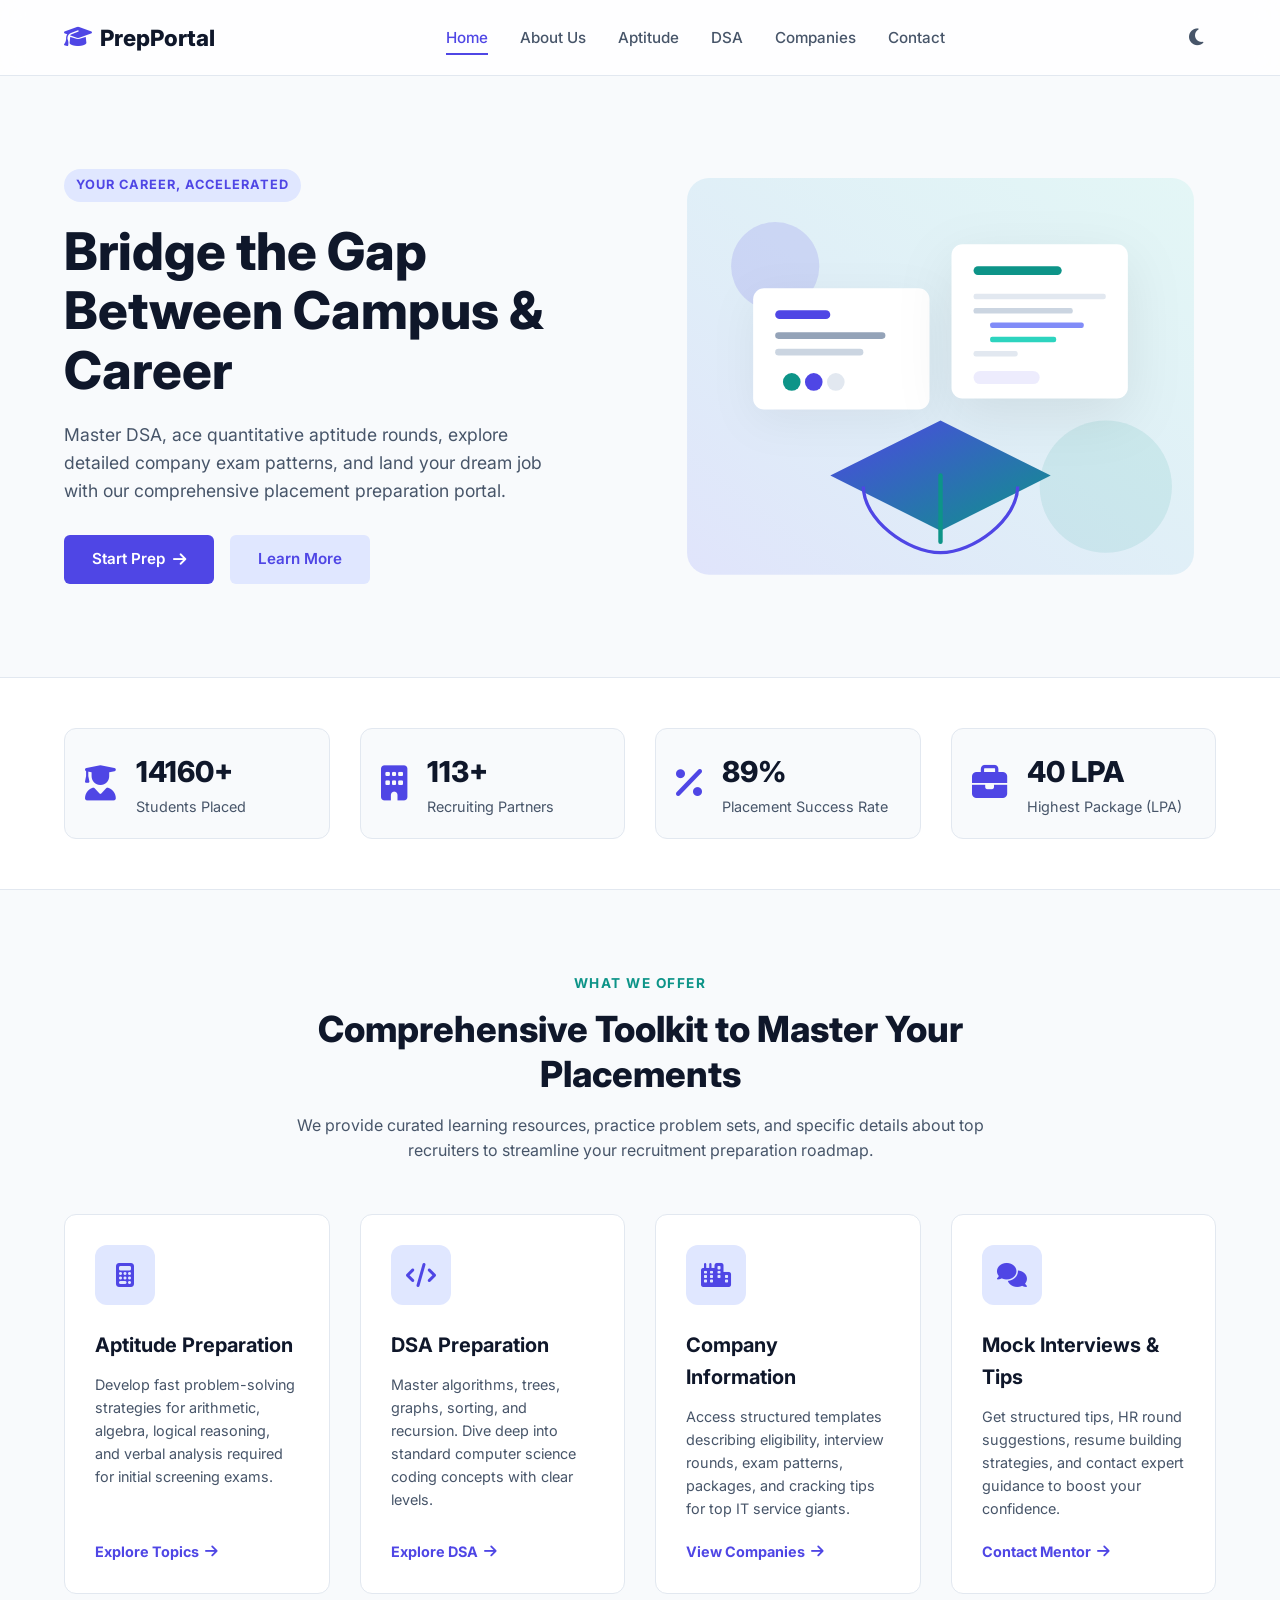
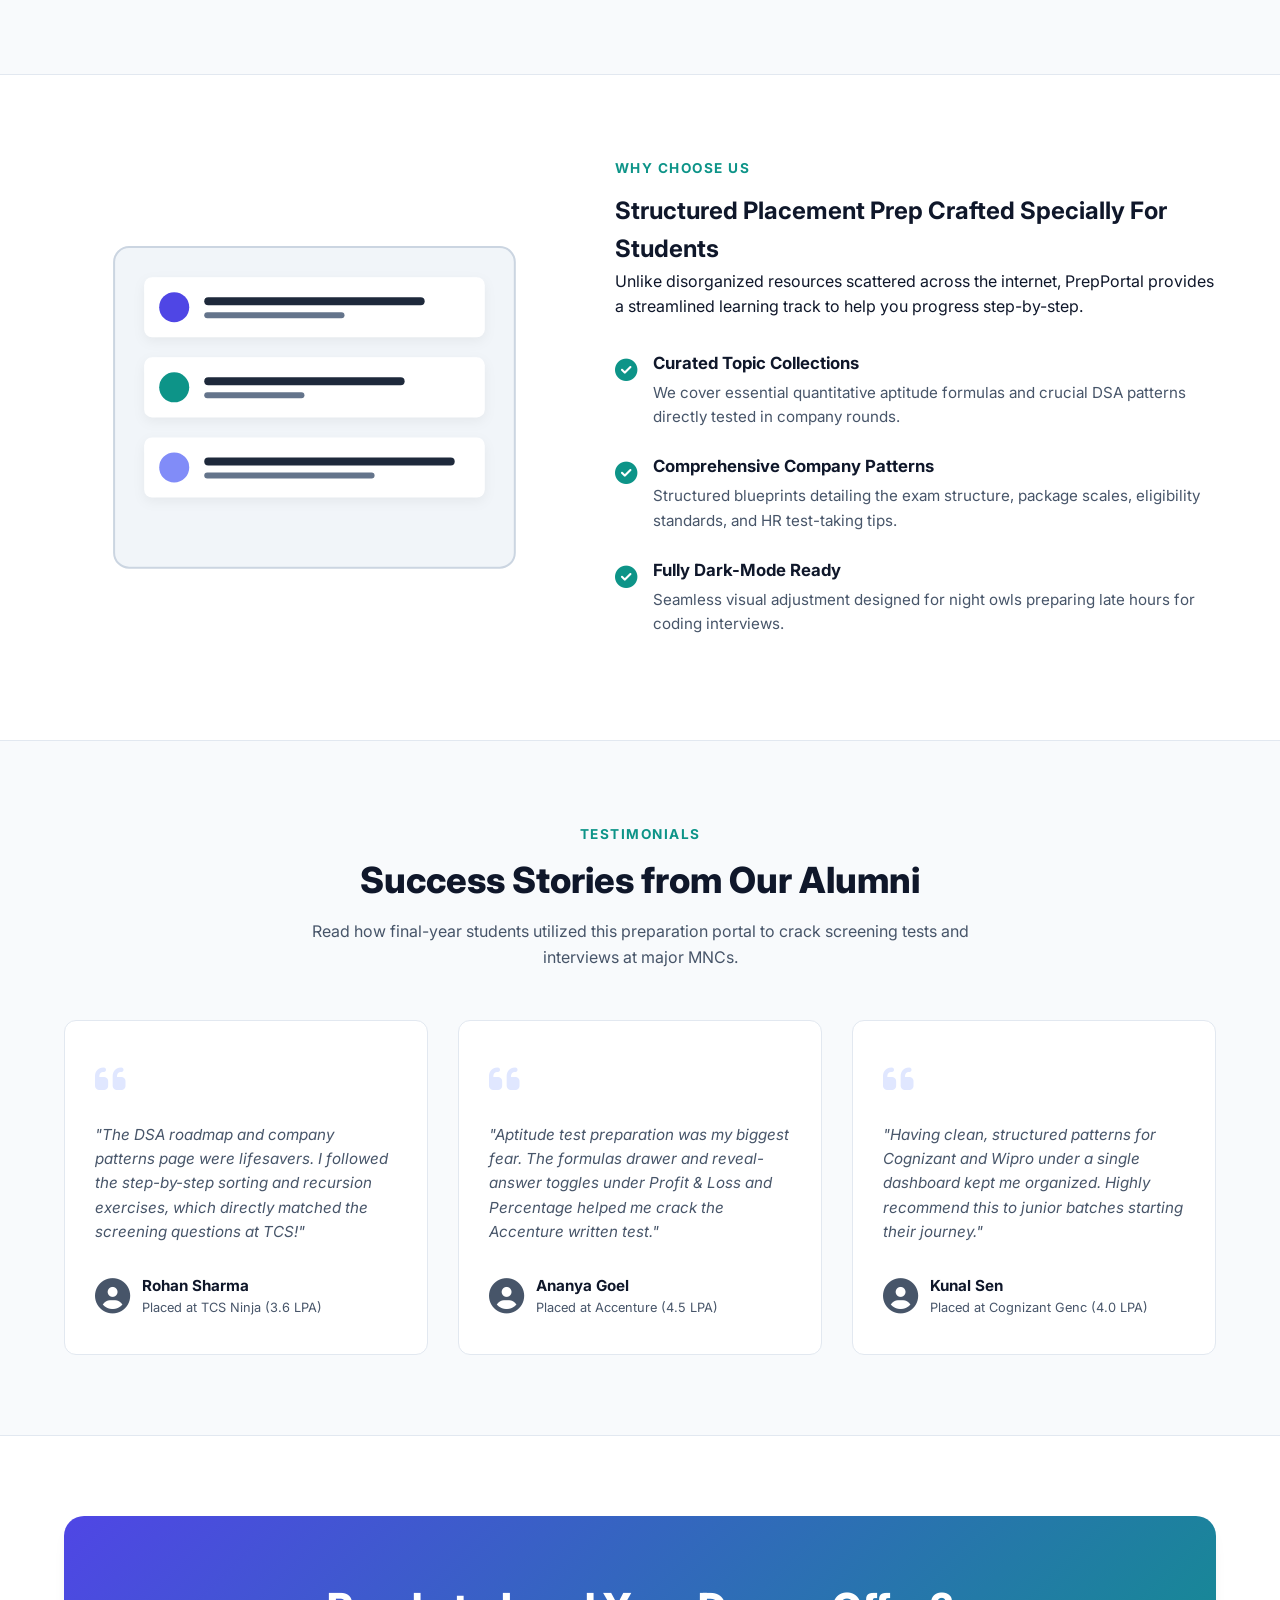
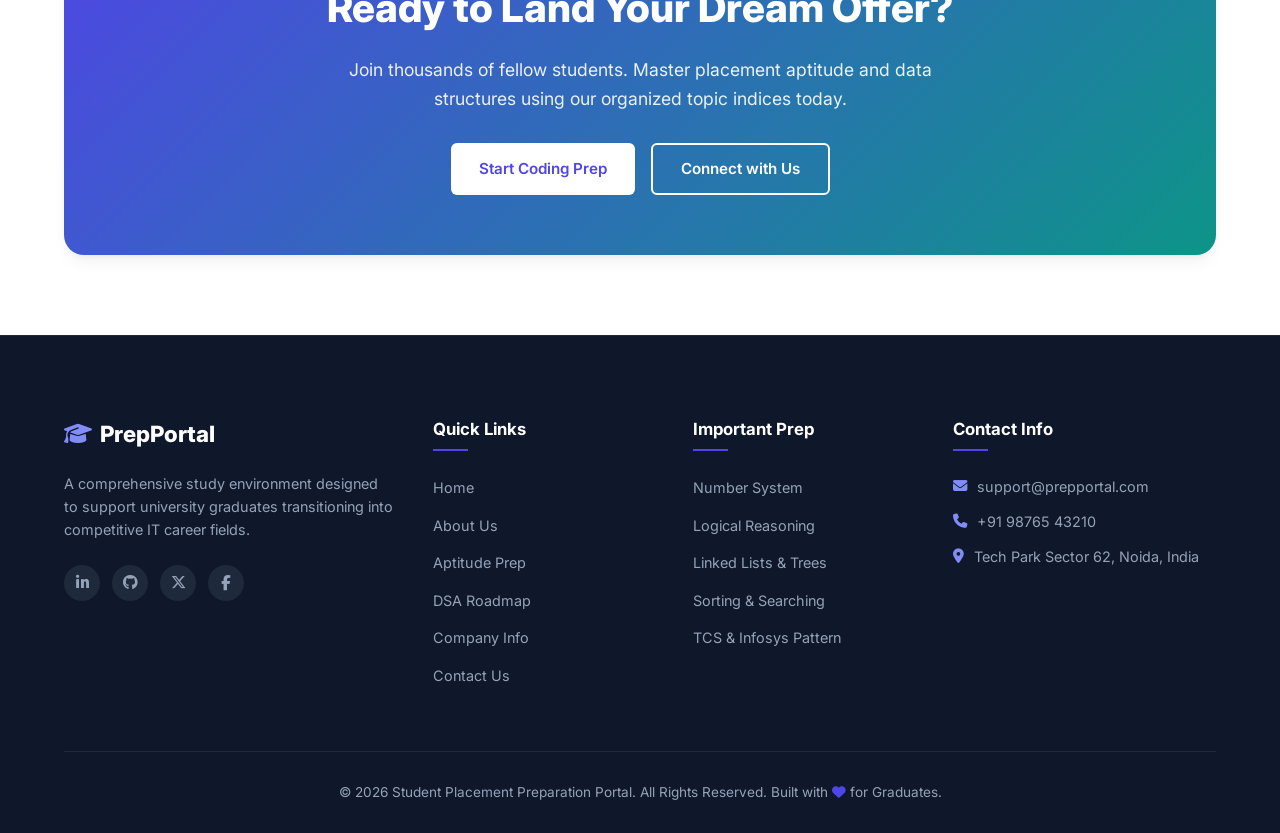
<file: index.html>
<!DOCTYPE html>
<html lang="en">
<head>
    <meta charset="UTF-8">
    <meta name="viewport" content="width=device-width, initial-scale=1.0">
    <title>Home | Student Placement Preparation Portal</title>
    <!-- Google Fonts for modern typography -->
    <link rel="preconnect" href="https://fonts.googleapis.com">
    <link rel="preconnect" href="https://fonts.gstatic.com" crossorigin>
    <link href="https://fonts.googleapis.com/css2?family=Inter:wght@300;400;500;600;700;800&display=swap" rel="stylesheet">
    <!-- FontAwesome for professional icons -->
    <link rel="stylesheet" href="https://cdnjs.cloudflare.com/ajax/libs/font-awesome/6.4.0/css/all.min.css">
    <!-- Custom stylesheet connection -->
    <link rel="stylesheet" href="css/style.css">
</head>
<body>

    <!-- Sticky Navigation Bar -->
    <header class="navbar">
        <div class="nav-container">
            <a href="index.html" class="logo">
                <i class="fa-solid fa-graduation-cap"></i> PrepPortal
            </a>
            
            <!-- Mobile Menu Toggle Button -->
            <button class="mobile-toggle" aria-label="Toggle Navigation Menu" id="mobile-toggle">
                <i class="fa-solid fa-bars"></i>
            </button>

            <!-- Navigation Links -->
            <nav class="nav-menu" id="nav-menu">
                <ul>
                    <li><a href="index.html" class="active">Home</a></li>
                    <li><a href="about.html">About Us</a></li>
                    <li><a href="aptitude.html">Aptitude</a></li>
                    <li><a href="dsa.html">DSA</a></li>
                    <li><a href="companies.html">Companies</a></li>
                    <li><a href="contact.html">Contact</a></li>
                </ul>
            </nav>

            <!-- Action Buttons: Theme Toggle -->
            <div class="nav-actions">
                <button id="theme-toggle" class="theme-btn" title="Toggle Dark/Light Mode">
                    <i class="fa-solid fa-moon"></i>
                </button>
            </div>
        </div>
    </header>

    <!-- Hero Section -->
    <section class="hero-section">
        <div class="hero-container">
            <div class="hero-content">
                <span class="hero-badge">Your Career, Accelerated</span>
                <h1>Bridge the Gap Between Campus &amp; Career</h1>
                <p>Master DSA, ace quantitative aptitude rounds, explore detailed company exam patterns, and land your dream job with our comprehensive placement preparation portal.</p>
                <div class="hero-buttons">
                    <a href="aptitude.html" class="btn btn-primary">Start Prep <i class="fa-solid fa-arrow-right"></i></a>
                    <a href="about.html" class="btn btn-secondary">Learn More</a>
                </div>
            </div>
            <div class="hero-image">
                <!-- SVG Vector Illustration for a premium, lightweight load -->
                <svg viewBox="0 0 500 400" width="100%" height="100%" xmlns="http://www.w3.org/2000/svg">
                    <defs>
                        <linearGradient id="grad1" x1="0%" y1="0%" x2="100%" y2="100%">
                            <stop offset="0%" style="stop-color:#4f46e5;stop-opacity:1" />
                            <stop offset="100%" style="stop-color:#0d9488;stop-opacity:1" />
                        </linearGradient>
                        <linearGradient id="grad2" x1="0%" y1="100%" x2="100%" y2="0%">
                            <stop offset="0%" style="stop-color:#818cf8;stop-opacity:0.2" />
                            <stop offset="100%" style="stop-color:#2dd4bf;stop-opacity:0.1" />
                        </linearGradient>
                    </defs>
                    <!-- Background Grid Shape -->
                    <rect x="20" y="20" width="460" height="360" rx="20" fill="url(#grad2)" />
                    <!-- Circle Ornaments -->
                    <circle cx="100" cy="100" r="40" fill="#4f46e5" opacity="0.15" />
                    <circle cx="400" cy="300" r="60" fill="#0d9488" opacity="0.1" />
                    <!-- Visual Dashboard Card 1 -->
                    <rect x="80" y="120" width="160" height="110" rx="10" fill="var(--card-bg, #ffffff)" filter="drop-shadow(0px 10px 20px rgba(0,0,0,0.05))" />
                    <rect x="100" y="140" width="50" height="8" rx="4" fill="#4f46e5" />
                    <rect x="100" y="160" width="100" height="6" rx="3" fill="#94a3b8" />
                    <rect x="100" y="175" width="80" height="6" rx="3" fill="#cbd5e1" />
                    <circle cx="115" cy="205" r="8" fill="#0d9488" />
                    <circle cx="135" cy="205" r="8" fill="#4f46e5" />
                    <circle cx="155" cy="205" r="8" fill="#e2e8f0" />
                    <!-- Visual Dashboard Card 2 (DSA Progress) -->
                    <rect x="260" y="80" width="160" height="140" rx="10" fill="var(--card-bg, #ffffff)" filter="drop-shadow(0px 15px 25px rgba(0,0,0,0.08))" />
                    <rect x="280" y="100" width="80" height="8" rx="4" fill="#0d9488" />
                    <!-- Coding block mockup -->
                    <rect x="280" y="125" width="120" height="5" rx="2" fill="#e2e8f0" />
                    <rect x="280" y="138" width="90" height="5" rx="2" fill="#cbd5e1" />
                    <rect x="295" y="151" width="85" height="5" rx="2" fill="#818cf8" />
                    <rect x="295" y="164" width="60" height="5" rx="2" fill="#2dd4bf" />
                    <rect x="280" y="177" width="40" height="5" rx="2" fill="#e2e8f0" />
                    <rect x="280" y="195" width="60" height="12" rx="6" fill="#4f46e5" opacity="0.1" />
                    <!-- Student Cap Mascot Outline overlay -->
                    <path d="M250 240 L350 290 L250 340 L150 290 Z" fill="url(#grad1)" />
                    <path d="M250 290 L250 350" stroke="#0d9488" stroke-width="4" stroke-linecap="round" />
                    <path d="M320 300 C320 330, 280 360, 250 360 C220 360, 180 330, 180 300" stroke="#4f46e5" stroke-width="3" fill="none" />
                </svg>
            </div>
        </div>
    </section>

    <!-- Placement Statistics Section -->
    <section class="stats-section">
        <div class="container">
            <div class="stats-grid">
                <!-- Stat Card 1 -->
                <div class="stat-card">
                    <div class="stat-icon"><i class="fa-solid fa-user-graduate"></i></div>
                    <div class="stat-info">
                        <h3 class="counter" data-target="15000">0</h3>
                        <p>Students Placed</p>
                    </div>
                </div>
                <!-- Stat Card 2 -->
                <div class="stat-card">
                    <div class="stat-icon"><i class="fa-solid fa-building"></i></div>
                    <div class="stat-info">
                        <h3 class="counter" data-target="120">0</h3>
                        <p>Recruiting Partners</p>
                    </div>
                </div>
                <!-- Stat Card 3 -->
                <div class="stat-card">
                    <div class="stat-icon"><i class="fa-solid fa-percent"></i></div>
                    <div class="stat-info">
                        <h3 class="counter" data-target="95">0</h3>
                        <p>Placement Success Rate</p>
                    </div>
                </div>
                <!-- Stat Card 4 -->
                <div class="stat-card">
                    <div class="stat-icon"><i class="fa-solid fa-briefcase"></i></div>
                    <div class="stat-info">
                        <h3 class="counter" data-target="42">0</h3>
                        <p>Highest Package (LPA)</p>
                    </div>
                </div>
            </div>
        </div>
    </section>

    <!-- Website Introduction & Features Section -->
    <section class="features-section">
        <div class="container">
            <div class="section-header">
                <span class="sub-title">What We Offer</span>
                <h2>Comprehensive Toolkit to Master Your Placements</h2>
                <p>We provide curated learning resources, practice problem sets, and specific details about top recruiters to streamline your recruitment preparation roadmap.</p>
            </div>

            <div class="features-grid">
                <!-- Feature 1 -->
                <div class="feature-card">
                    <div class="feature-icon"><i class="fa-solid fa-calculator"></i></div>
                    <h3>Aptitude Preparation</h3>
                    <p>Develop fast problem-solving strategies for arithmetic, algebra, logical reasoning, and verbal analysis required for initial screening exams.</p>
                    <a href="aptitude.html" class="feature-link">Explore Topics <i class="fa-solid fa-arrow-right"></i></a>
                </div>

                <!-- Feature 2 -->
                <div class="feature-card">
                    <div class="feature-icon"><i class="fa-solid fa-code"></i></div>
                    <h3>DSA Preparation</h3>
                    <p>Master algorithms, trees, graphs, sorting, and recursion. Dive deep into standard computer science coding concepts with clear levels.</p>
                    <a href="dsa.html" class="feature-link">Explore DSA <i class="fa-solid fa-arrow-right"></i></a>
                </div>

                <!-- Feature 3 -->
                <div class="feature-card">
                    <div class="feature-icon"><i class="fa-solid fa-city"></i></div>
                    <h3>Company Information</h3>
                    <p>Access structured templates describing eligibility, interview rounds, exam patterns, packages, and cracking tips for top IT service giants.</p>
                    <a href="companies.html" class="feature-link">View Companies <i class="fa-solid fa-arrow-right"></i></a>
                </div>

                <!-- Feature 4 -->
                <div class="feature-card">
                    <div class="feature-icon"><i class="fa-solid fa-comments"></i></div>
                    <h3>Mock Interviews &amp; Tips</h3>
                    <p>Get structured tips, HR round suggestions, resume building strategies, and contact expert guidance to boost your confidence.</p>
                    <a href="contact.html" class="feature-link">Contact Mentor <i class="fa-solid fa-arrow-right"></i></a>
                </div>
            </div>
        </div>
    </section>

    <!-- Why Choose This Portal Section -->
    <section class="why-choose-section">
        <div class="container">
            <div class="why-grid">
                <div class="why-image">
                    <svg viewBox="0 0 500 420" width="100%" height="100%" xmlns="http://www.w3.org/2000/svg">
                        <defs>
                            <linearGradient id="whyGrad" x1="0%" y1="0%" x2="100%" y2="100%">
                                <stop offset="0%" style="stop-color:#4f46e5;stop-opacity:0.8" />
                                <stop offset="100%" style="stop-color:#0d9488;stop-opacity:0.8" />
                            </linearGradient>
                        </defs>
                        <!-- Grid layout representation -->
                        <rect x="50" y="50" width="400" height="320" rx="15" fill="#f1f5f9" stroke="#cbd5e1" stroke-width="2" />
                        <!-- Dark theme version overlay elements for illustration -->
                        <rect x="80" y="80" width="340" height="60" rx="8" fill="#ffffff" filter="drop-shadow(0 4px 6px rgba(0,0,0,0.05))" />
                        <circle cx="110" cy="110" r="15" fill="#4f46e5" />
                        <rect x="140" y="100" width="220" height="8" rx="4" fill="#1e293b" />
                        <rect x="140" y="115" width="140" height="6" rx="3" fill="#64748b" />

                        <rect x="80" y="160" width="340" height="60" rx="8" fill="#ffffff" filter="drop-shadow(0 4px 6px rgba(0,0,0,0.05))" />
                        <circle cx="110" cy="190" r="15" fill="#0d9488" />
                        <rect x="140" y="180" width="200" height="8" rx="4" fill="#1e293b" />
                        <rect x="140" y="195" width="100" height="6" rx="3" fill="#64748b" />

                        <rect x="80" y="240" width="340" height="60" rx="8" fill="#ffffff" filter="drop-shadow(0 4px 6px rgba(0,0,0,0.05))" />
                        <circle cx="110" cy="270" r="15" fill="#818cf8" />
                        <rect x="140" y="260" width="250" height="8" rx="4" fill="#1e293b" />
                        <rect x="140" y="275" width="170" height="6" rx="3" fill="#64748b" />
                    </svg>
                </div>
                <div class="why-content">
                    <span class="sub-title">Why Choose Us</span>
                    <h2>Structured Placement Prep Crafted Specially For Students</h2>
                    <p>Unlike disorganized resources scattered across the internet, PrepPortal provides a streamlined learning track to help you progress step-by-step.</p>
                    
                    <ul class="why-list">
                        <li>
                            <div class="list-icon"><i class="fa-solid fa-circle-check"></i></div>
                            <div>
                                <strong>Curated Topic Collections</strong>
                                <p>We cover essential quantitative aptitude formulas and crucial DSA patterns directly tested in company rounds.</p>
                            </div>
                        </li>
                        <li>
                            <div class="list-icon"><i class="fa-solid fa-circle-check"></i></div>
                            <div>
                                <strong>Comprehensive Company Patterns</strong>
                                <p>Structured blueprints detailing the exam structure, package scales, eligibility standards, and HR test-taking tips.</p>
                            </div>
                        </li>
                        <li>
                            <div class="list-icon"><i class="fa-solid fa-circle-check"></i></div>
                            <div>
                                <strong>Fully Dark-Mode Ready</strong>
                                <p>Seamless visual adjustment designed for night owls preparing late hours for coding interviews.</p>
                            </div>
                        </li>
                    </ul>
                </div>
            </div>
        </div>
    </section>

    <!-- Testimonials Section -->
    <section class="testimonials-section">
        <div class="container">
            <div class="section-header">
                <span class="sub-title">Testimonials</span>
                <h2>Success Stories from Our Alumni</h2>
                <p>Read how final-year students utilized this preparation portal to crack screening tests and interviews at major MNCs.</p>
            </div>

            <div class="testimonials-grid">
                <!-- Testimonial 1 -->
                <div class="testimonial-card">
                    <div class="quote-icon"><i class="fa-solid fa-quote-left"></i></div>
                    <p class="testimonial-text">"The DSA roadmap and company patterns page were lifesavers. I followed the step-by-step sorting and recursion exercises, which directly matched the screening questions at TCS!"</p>
                    <div class="testimonial-user">
                        <div class="user-avatar"><i class="fa-solid fa-circle-user"></i></div>
                        <div class="user-info">
                            <h4>Rohan Sharma</h4>
                            <p>Placed at TCS Ninja (3.6 LPA)</p>
                        </div>
                    </div>
                </div>

                <!-- Testimonial 2 -->
                <div class="testimonial-card">
                    <div class="quote-icon"><i class="fa-solid fa-quote-left"></i></div>
                    <p class="testimonial-text">"Aptitude test preparation was my biggest fear. The formulas drawer and reveal-answer toggles under Profit &amp; Loss and Percentage helped me crack the Accenture written test."</p>
                    <div class="testimonial-user">
                        <div class="user-avatar"><i class="fa-solid fa-circle-user"></i></div>
                        <div class="user-info">
                            <h4>Ananya Goel</h4>
                            <p>Placed at Accenture (4.5 LPA)</p>
                        </div>
                    </div>
                </div>

                <!-- Testimonial 3 -->
                <div class="testimonial-card">
                    <div class="quote-icon"><i class="fa-solid fa-quote-left"></i></div>
                    <p class="testimonial-text">"Having clean, structured patterns for Cognizant and Wipro under a single dashboard kept me organized. Highly recommend this to junior batches starting their journey."</p>
                    <div class="testimonial-user">
                        <div class="user-avatar"><i class="fa-solid fa-circle-user"></i></div>
                        <div class="user-info">
                            <h4>Kunal Sen</h4>
                            <p>Placed at Cognizant Genc (4.0 LPA)</p>
                        </div>
                    </div>
                </div>
            </div>
        </div>
    </section>

    <!-- Call to Action Section -->
    <section class="cta-section">
        <div class="container">
            <div class="cta-box">
                <h2>Ready to Land Your Dream Offer?</h2>
                <p>Join thousands of fellow students. Master placement aptitude and data structures using our organized topic indices today.</p>
                <div class="cta-buttons">
                    <a href="dsa.html" class="btn btn-primary">Start Coding Prep</a>
                    <a href="contact.html" class="btn btn-outline">Connect with Us</a>
                </div>
            </div>
        </div>
    </section>

    <!-- Professional Footer -->
    <footer class="main-footer">
        <div class="container">
            <div class="footer-grid">
                <!-- Info Column -->
                <div class="footer-col info-col">
                    <a href="index.html" class="footer-logo"><i class="fa-solid fa-graduation-cap"></i> PrepPortal</a>
                    <p>A comprehensive study environment designed to support university graduates transitioning into competitive IT career fields.</p>
                    <div class="social-links">
                        <a href="#" aria-label="LinkedIn"><i class="fa-brands fa-linkedin-in"></i></a>
                        <a href="#" aria-label="Github"><i class="fa-brands fa-github"></i></a>
                        <a href="#" aria-label="Twitter"><i class="fa-brands fa-x-twitter"></i></a>
                        <a href="#" aria-label="Facebook"><i class="fa-brands fa-facebook-f"></i></a>
                    </div>
                </div>
                <!-- Links Column -->
                <div class="footer-col links-col">
                    <h3>Quick Links</h3>
                    <ul>
                        <li><a href="index.html">Home</a></li>
                        <li><a href="about.html">About Us</a></li>
                        <li><a href="aptitude.html">Aptitude Prep</a></li>
                        <li><a href="dsa.html">DSA Roadmap</a></li>
                        <li><a href="companies.html">Company Info</a></li>
                        <li><a href="contact.html">Contact Us</a></li>
                    </ul>
                </div>
                <!-- Topics Column -->
                <div class="footer-col topics-col">
                    <h3>Important Prep</h3>
                    <ul>
                        <li><a href="aptitude.html">Number System</a></li>
                        <li><a href="aptitude.html">Logical Reasoning</a></li>
                        <li><a href="dsa.html">Linked Lists &amp; Trees</a></li>
                        <li><a href="dsa.html">Sorting &amp; Searching</a></li>
                        <li><a href="companies.html">TCS &amp; Infosys Pattern</a></li>
                    </ul>
                </div>
                <!-- Contact Column -->
                <div class="footer-col contact-col">
                    <h3>Contact Info</h3>
                    <p><i class="fa-solid fa-envelope"></i> support@prepportal.com</p>
                    <p><i class="fa-solid fa-phone"></i> +91 98765 43210</p>
                    <p><i class="fa-solid fa-location-dot"></i> Tech Park Sector 62, Noida, India</p>
                </div>
            </div>
            
            <div class="footer-bottom">
                <p>&copy; 2026 Student Placement Preparation Portal. All Rights Reserved. Built with <i class="fa-solid fa-heart" style="color: #4f46e5;"></i> for Graduates.</p>
            </div>
        </div>
    </footer>

    <!-- Scroll to Top Button -->
    <button id="scroll-to-top" class="scroll-btn" title="Go to top" aria-label="Scroll to Top">
        <i class="fa-solid fa-arrow-up"></i>
    </button>

    <!-- Global Javascript File -->
    <script src="js/script.js"></script>
</body>
</html>
</file>
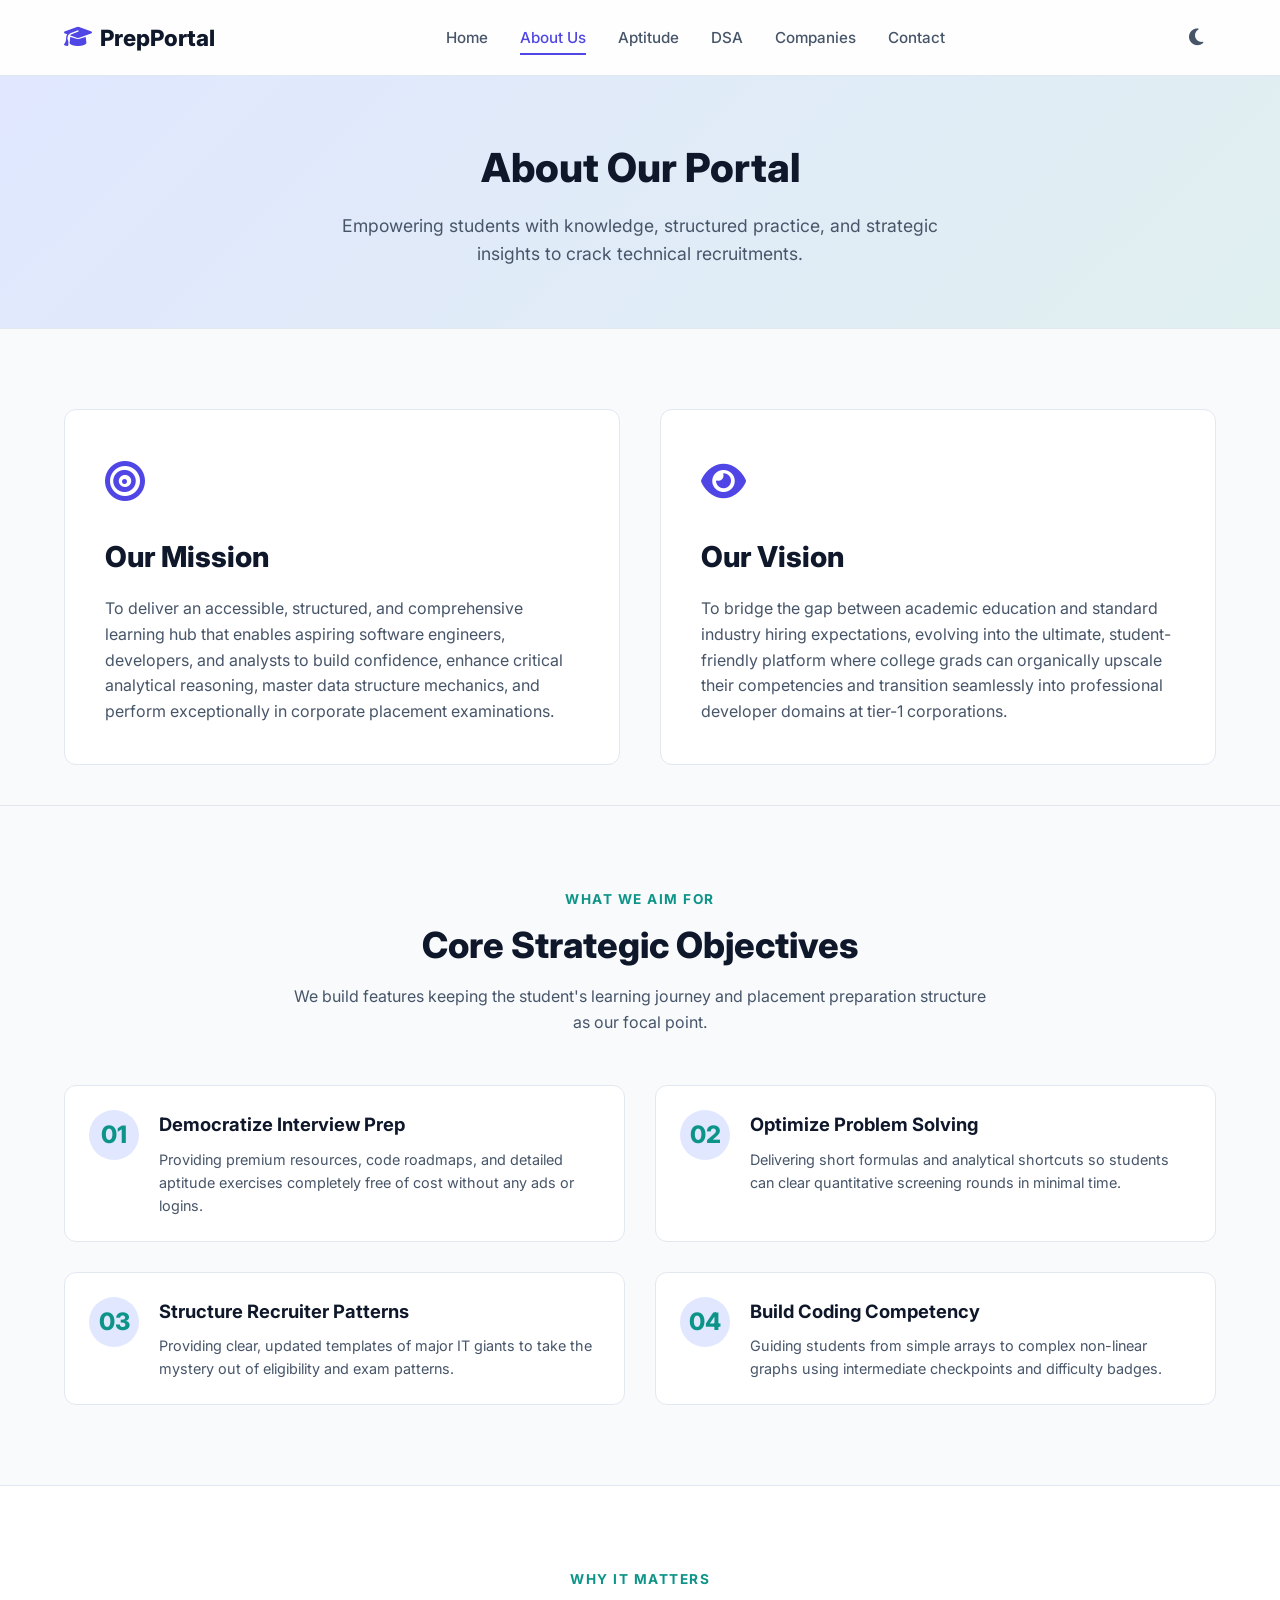
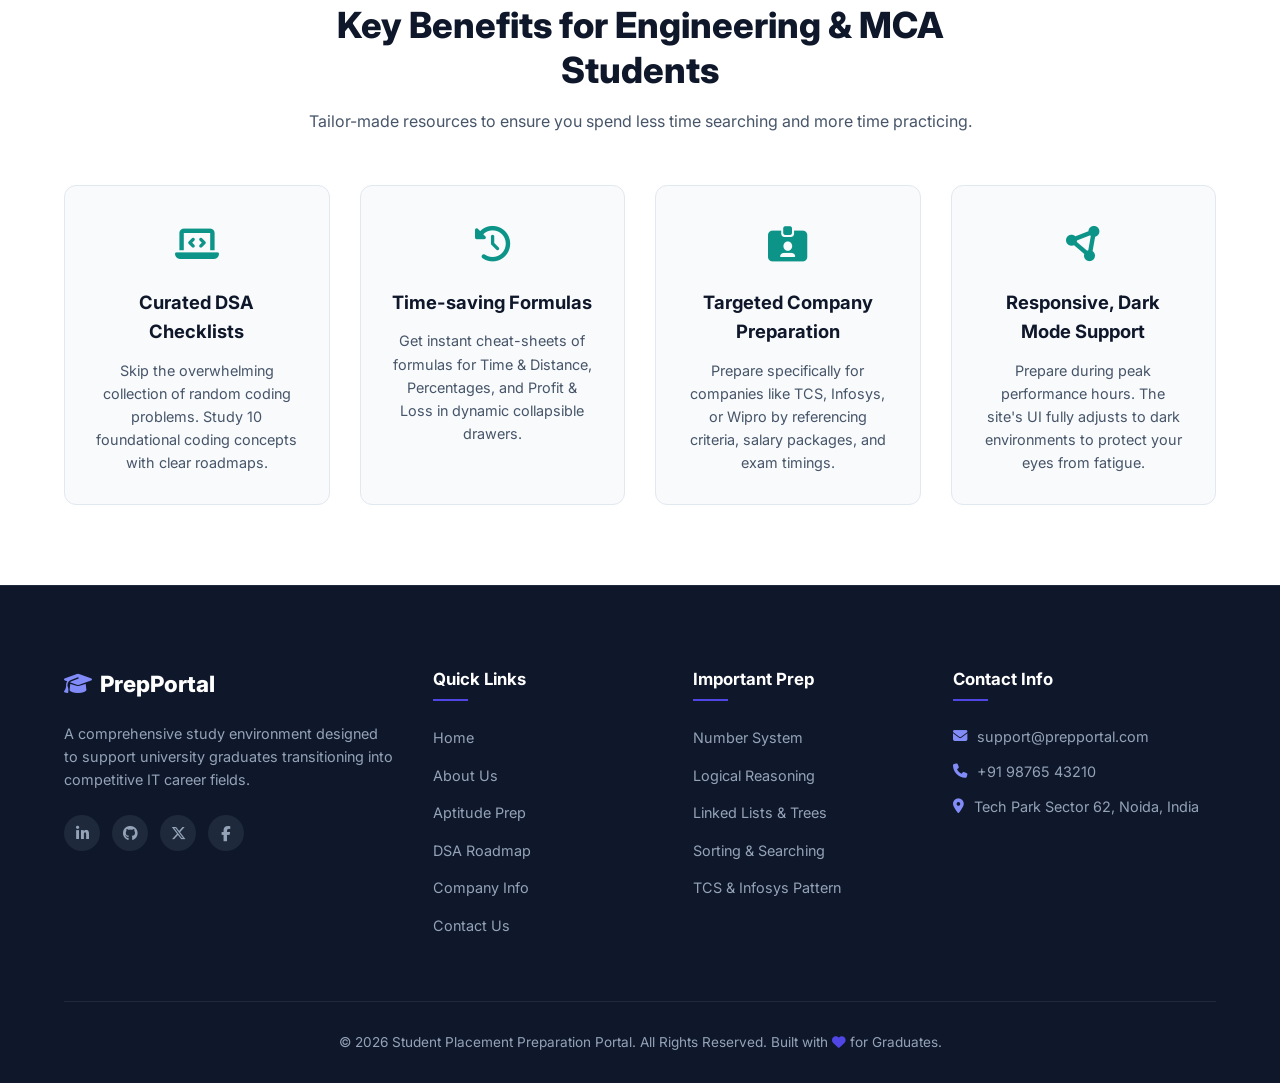
<file: about.html>
<!DOCTYPE html>
<html lang="en">
<head>
    <meta charset="UTF-8">
    <meta name="viewport" content="width=device-width, initial-scale=1.0">
    <title>About Us | Student Placement Preparation Portal</title>
    <!-- Google Fonts for modern typography -->
    <link rel="preconnect" href="https://fonts.googleapis.com">
    <link rel="preconnect" href="https://fonts.gstatic.com" crossorigin>
    <link href="https://fonts.googleapis.com/css2?family=Inter:wght@300;400;500;600;700;800&display=swap" rel="stylesheet">
    <!-- FontAwesome for professional icons -->
    <link rel="stylesheet" href="https://cdnjs.cloudflare.com/ajax/libs/font-awesome/6.4.0/css/all.min.css">
    <!-- Custom stylesheet connection -->
    <link rel="stylesheet" href="css/style.css">
</head>
<body>

    <!-- Sticky Navigation Bar -->
    <header class="navbar">
        <div class="nav-container">
            <a href="index.html" class="logo">
                <i class="fa-solid fa-graduation-cap"></i> PrepPortal
            </a>
            
            <!-- Mobile Menu Toggle Button -->
            <button class="mobile-toggle" aria-label="Toggle Navigation Menu" id="mobile-toggle">
                <i class="fa-solid fa-bars"></i>
            </button>

            <!-- Navigation Links -->
            <nav class="nav-menu" id="nav-menu">
                <ul>
                    <li><a href="index.html">Home</a></li>
                    <li><a href="about.html" class="active">About Us</a></li>
                    <li><a href="aptitude.html">Aptitude</a></li>
                    <li><a href="dsa.html">DSA</a></li>
                    <li><a href="companies.html">Companies</a></li>
                    <li><a href="contact.html">Contact</a></li>
                </ul>
            </nav>

            <!-- Action Buttons: Theme Toggle -->
            <div class="nav-actions">
                <button id="theme-toggle" class="theme-btn" title="Toggle Dark/Light Mode">
                    <i class="fa-solid fa-moon"></i>
                </button>
            </div>
        </div>
    </header>

    <!-- Page Header (Banner) -->
    <section class="page-banner">
        <div class="container">
            <h1>About Our Portal</h1>
            <p>Empowering students with knowledge, structured practice, and strategic insights to crack technical recruitments.</p>
        </div>
    </section>

    <!-- Mission & Vision Section -->
    <section class="about-vision-section">
        <div class="container">
            <div class="about-grid">
                <!-- Mission Card -->
                <div class="about-card mission-card">
                    <div class="about-icon"><i class="fa-solid fa-bullseye"></i></div>
                    <h2>Our Mission</h2>
                    <p>To deliver an accessible, structured, and comprehensive learning hub that enables aspiring software engineers, developers, and analysts to build confidence, enhance critical analytical reasoning, master data structure mechanics, and perform exceptionally in corporate placement examinations.</p>
                </div>
                <!-- Vision Card -->
                <div class="about-card vision-card">
                    <div class="about-icon"><i class="fa-solid fa-eye"></i></div>
                    <h2>Our Vision</h2>
                    <p>To bridge the gap between academic education and standard industry hiring expectations, evolving into the ultimate, student-friendly platform where college grads can organically upscale their competencies and transition seamlessly into professional developer domains at tier-1 corporations.</p>
                </div>
            </div>
        </div>
    </section>

    <!-- Objectives Section -->
    <section class="objectives-section">
        <div class="container">
            <div class="section-header">
                <span class="sub-title">What We Aim For</span>
                <h2>Core Strategic Objectives</h2>
                <p>We build features keeping the student's learning journey and placement preparation structure as our focal point.</p>
            </div>
            
            <div class="objectives-grid">
                <div class="obj-item">
                    <div class="obj-num">01</div>
                    <div class="obj-content">
                        <h3>Democratize Interview Prep</h3>
                        <p>Providing premium resources, code roadmaps, and detailed aptitude exercises completely free of cost without any ads or logins.</p>
                    </div>
                </div>
                <div class="obj-item">
                    <div class="obj-num">02</div>
                    <div class="obj-content">
                        <h3>Optimize Problem Solving</h3>
                        <p>Delivering short formulas and analytical shortcuts so students can clear quantitative screening rounds in minimal time.</p>
                    </div>
                </div>
                <div class="obj-item">
                    <div class="obj-num">03</div>
                    <div class="obj-content">
                        <h3>Structure Recruiter Patterns</h3>
                        <p>Providing clear, updated templates of major IT giants to take the mystery out of eligibility and exam patterns.</p>
                    </div>
                </div>
                <div class="obj-item">
                    <div class="obj-num">04</div>
                    <div class="obj-content">
                        <h3>Build Coding Competency</h3>
                        <p>Guiding students from simple arrays to complex non-linear graphs using intermediate checkpoints and difficulty badges.</p>
                    </div>
                </div>
            </div>
        </div>
    </section>

    <!-- Benefits for Students Section -->
    <section class="benefits-section">
        <div class="container">
            <div class="section-header">
                <span class="sub-title">Why It Matters</span>
                <h2>Key Benefits for Engineering &amp; MCA Students</h2>
                <p>Tailor-made resources to ensure you spend less time searching and more time practicing.</p>
            </div>

            <div class="benefits-grid">
                <!-- Benefit 1 -->
                <div class="benefit-card">
                    <div class="benefit-icon"><i class="fa-solid fa-laptop-code"></i></div>
                    <h3>Curated DSA Checklists</h3>
                    <p>Skip the overwhelming collection of random coding problems. Study 10 foundational coding concepts with clear roadmaps.</p>
                </div>

                <!-- Benefit 2 -->
                <div class="benefit-card">
                    <div class="benefit-icon"><i class="fa-solid fa-clock-rotate-left"></i></div>
                    <h3>Time-saving Formulas</h3>
                    <p>Get instant cheat-sheets of formulas for Time &amp; Distance, Percentages, and Profit &amp; Loss in dynamic collapsible drawers.</p>
                </div>

                <!-- Benefit 3 -->
                <div class="benefit-card">
                    <div class="benefit-icon"><i class="fa-solid fa-id-card-clip"></i></div>
                    <h3>Targeted Company Preparation</h3>
                    <p>Prepare specifically for companies like TCS, Infosys, or Wipro by referencing criteria, salary packages, and exam timings.</p>
                </div>

                <!-- Benefit 4 -->
                <div class="benefit-card">
                    <div class="benefit-icon"><i class="fa-solid fa-circle-nodes"></i></div>
                    <h3>Responsive, Dark Mode Support</h3>
                    <p>Prepare during peak performance hours. The site's UI fully adjusts to dark environments to protect your eyes from fatigue.</p>
                </div>
            </div>
        </div>
    </section>

    <!-- Professional Footer -->
    <footer class="main-footer">
        <div class="container">
            <div class="footer-grid">
                <!-- Info Column -->
                <div class="footer-col info-col">
                    <a href="index.html" class="footer-logo"><i class="fa-solid fa-graduation-cap"></i> PrepPortal</a>
                    <p>A comprehensive study environment designed to support university graduates transitioning into competitive IT career fields.</p>
                    <div class="social-links">
                        <a href="#" aria-label="LinkedIn"><i class="fa-brands fa-linkedin-in"></i></a>
                        <a href="#" aria-label="Github"><i class="fa-brands fa-github"></i></a>
                        <a href="#" aria-label="Twitter"><i class="fa-brands fa-x-twitter"></i></a>
                        <a href="#" aria-label="Facebook"><i class="fa-brands fa-facebook-f"></i></a>
                    </div>
                </div>
                <!-- Links Column -->
                <div class="footer-col links-col">
                    <h3>Quick Links</h3>
                    <ul>
                        <li><a href="index.html">Home</a></li>
                        <li><a href="about.html">About Us</a></li>
                        <li><a href="aptitude.html">Aptitude Prep</a></li>
                        <li><a href="dsa.html">DSA Roadmap</a></li>
                        <li><a href="companies.html">Company Info</a></li>
                        <li><a href="contact.html">Contact Us</a></li>
                    </ul>
                </div>
                <!-- Topics Column -->
                <div class="footer-col topics-col">
                    <h3>Important Prep</h3>
                    <ul>
                        <li><a href="aptitude.html">Number System</a></li>
                        <li><a href="aptitude.html">Logical Reasoning</a></li>
                        <li><a href="dsa.html">Linked Lists &amp; Trees</a></li>
                        <li><a href="dsa.html">Sorting &amp; Searching</a></li>
                        <li><a href="companies.html">TCS &amp; Infosys Pattern</a></li>
                    </ul>
                </div>
                <!-- Contact Column -->
                <div class="footer-col contact-col">
                    <h3>Contact Info</h3>
                    <p><i class="fa-solid fa-envelope"></i> support@prepportal.com</p>
                    <p><i class="fa-solid fa-phone"></i> +91 98765 43210</p>
                    <p><i class="fa-solid fa-location-dot"></i> Tech Park Sector 62, Noida, India</p>
                </div>
            </div>
            
            <div class="footer-bottom">
                <p>&copy; 2026 Student Placement Preparation Portal. All Rights Reserved. Built with <i class="fa-solid fa-heart" style="color: #4f46e5;"></i> for Graduates.</p>
            </div>
        </div>
    </footer>

    <!-- Scroll to Top Button -->
    <button id="scroll-to-top" class="scroll-btn" title="Go to top" aria-label="Scroll to Top">
        <i class="fa-solid fa-arrow-up"></i>
    </button>

    <!-- Global Javascript File -->
    <script src="js/script.js"></script>
</body>
</html>
</file>
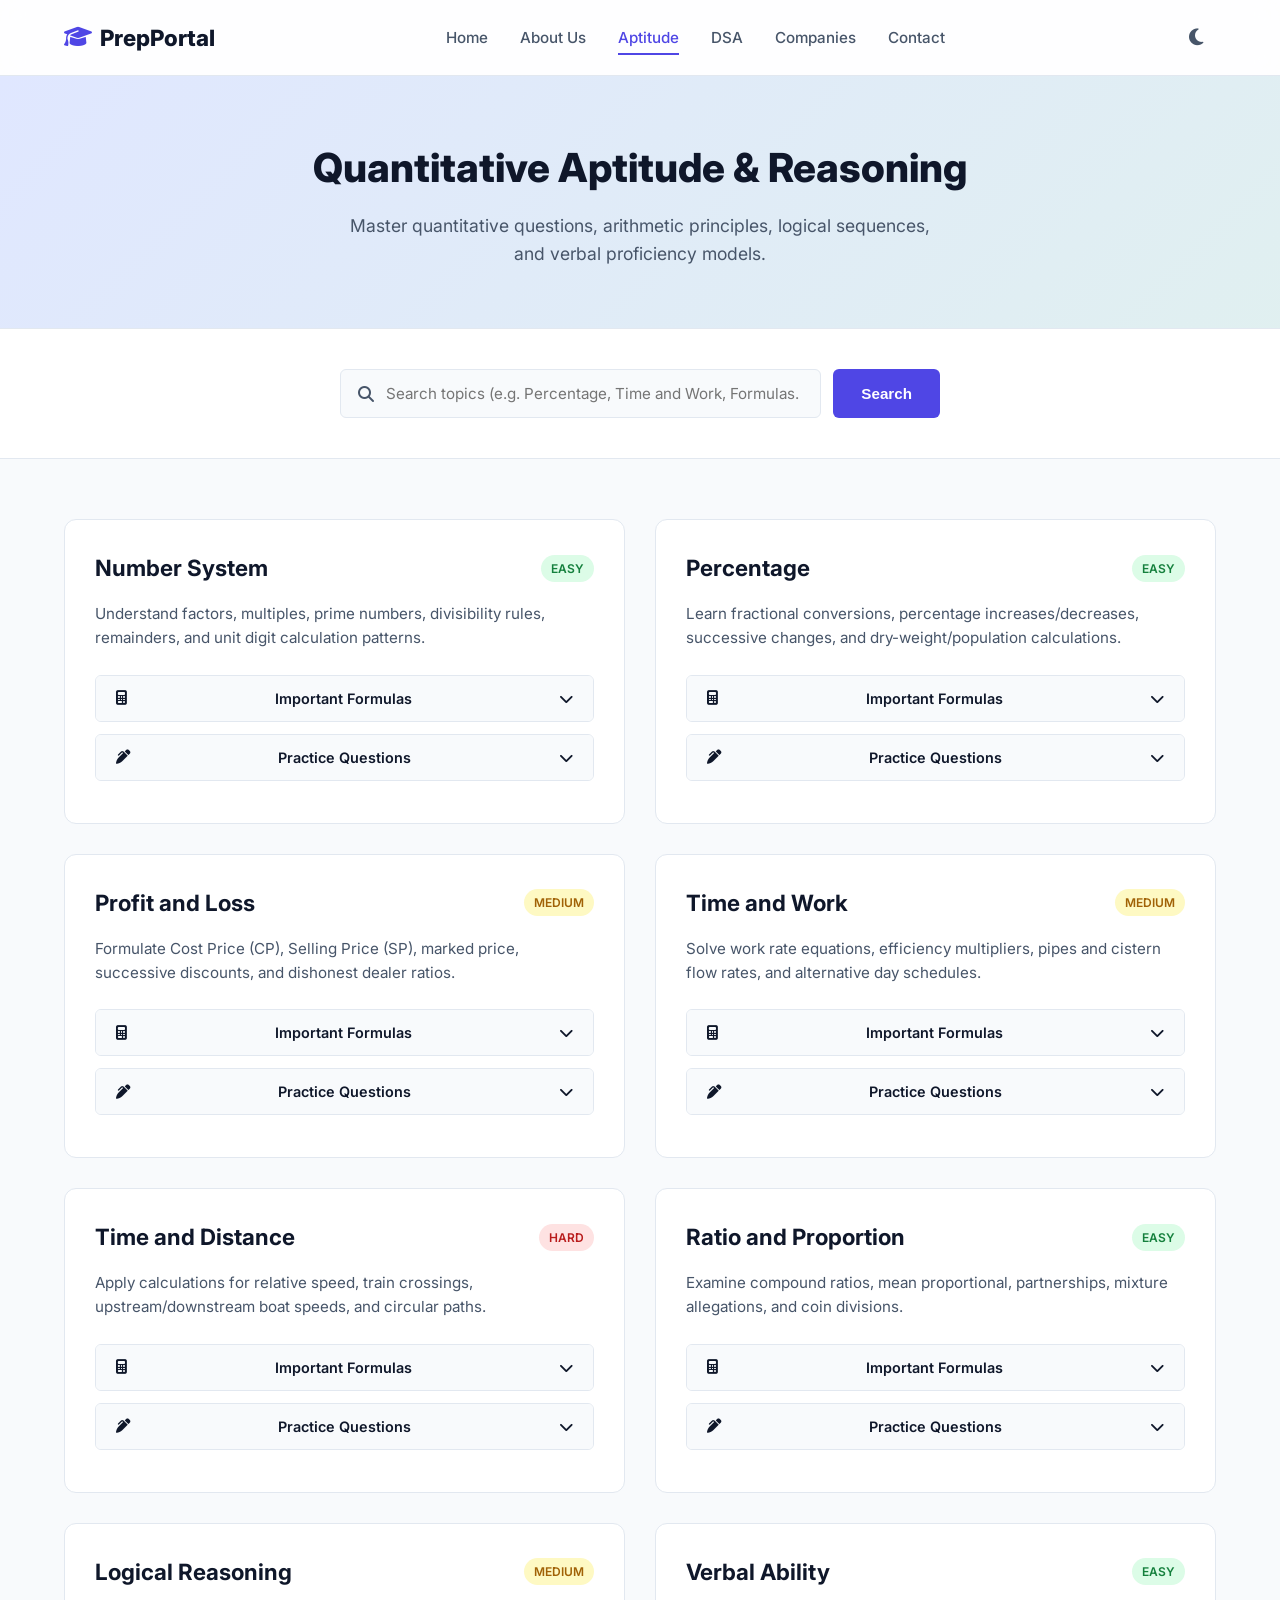
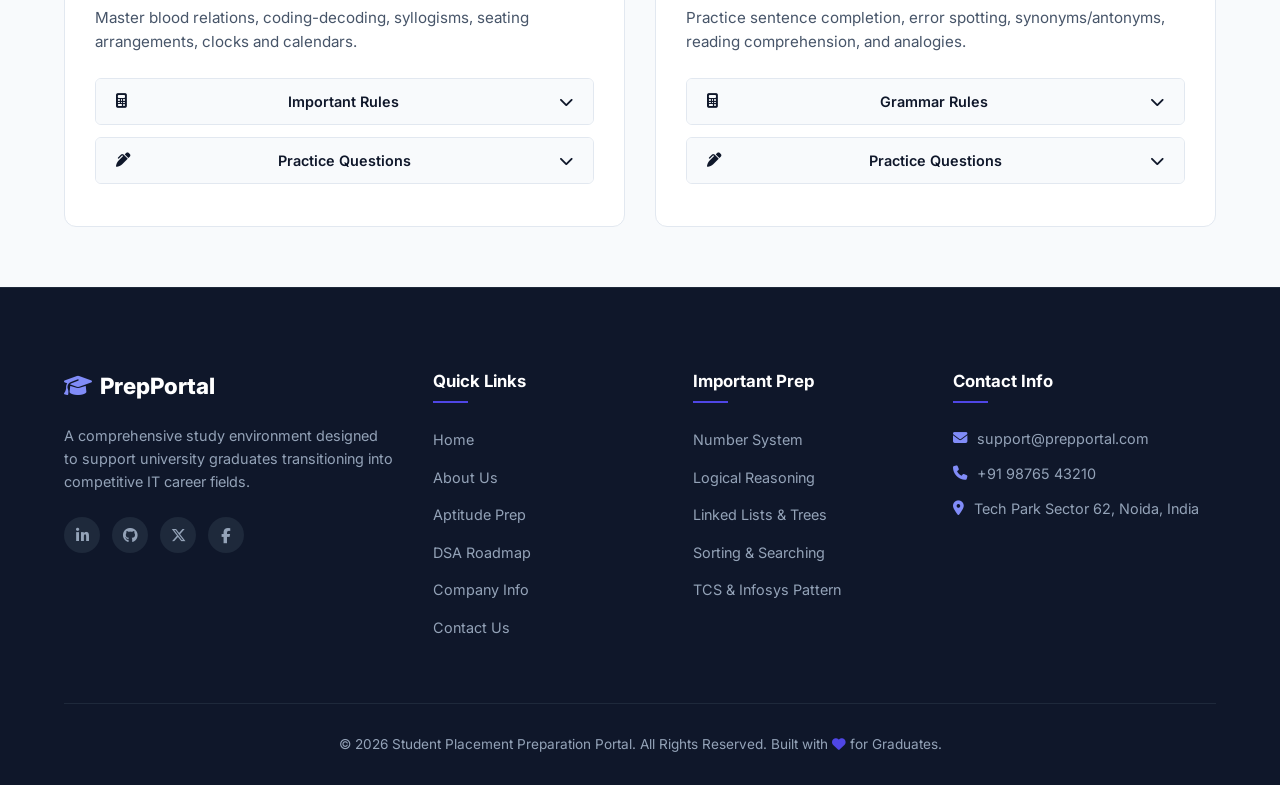
<file: aptitude.html>
<!DOCTYPE html>
<html lang="en">
<head>
    <meta charset="UTF-8">
    <meta name="viewport" content="width=device-width, initial-scale=1.0">
    <title>Aptitude Preparation | Student Placement Preparation Portal</title>
    <!-- Google Fonts for modern typography -->
    <link rel="preconnect" href="https://fonts.googleapis.com">
    <link rel="preconnect" href="https://fonts.gstatic.com" crossorigin>
    <link href="https://fonts.googleapis.com/css2?family=Inter:wght@300;400;500;600;700;800&display=swap" rel="stylesheet">
    <!-- FontAwesome for professional icons -->
    <link rel="stylesheet" href="https://cdnjs.cloudflare.com/ajax/libs/font-awesome/6.4.0/css/all.min.css">
    <!-- Custom stylesheet connection -->
    <link rel="stylesheet" href="css/style.css">
</head>
<body>

    <!-- Sticky Navigation Bar -->
    <header class="navbar">
        <div class="nav-container">
            <a href="index.html" class="logo">
                <i class="fa-solid fa-graduation-cap"></i> PrepPortal
            </a>
            
            <!-- Mobile Menu Toggle Button -->
            <button class="mobile-toggle" aria-label="Toggle Navigation Menu" id="mobile-toggle">
                <i class="fa-solid fa-bars"></i>
            </button>

            <!-- Navigation Links -->
            <nav class="nav-menu" id="nav-menu">
                <ul>
                    <li><a href="index.html">Home</a></li>
                    <li><a href="about.html">About Us</a></li>
                    <li><a href="aptitude.html" class="active">Aptitude</a></li>
                    <li><a href="dsa.html">DSA</a></li>
                    <li><a href="companies.html">Companies</a></li>
                    <li><a href="contact.html">Contact</a></li>
                </ul>
            </nav>

            <!-- Action Buttons: Theme Toggle -->
            <div class="nav-actions">
                <button id="theme-toggle" class="theme-btn" title="Toggle Dark/Light Mode">
                    <i class="fa-solid fa-moon"></i>
                </button>
            </div>
        </div>
    </header>

    <!-- Page Banner -->
    <section class="page-banner">
        <div class="container">
            <h1>Quantitative Aptitude &amp; Reasoning</h1>
            <p>Master quantitative questions, arithmetic principles, logical sequences, and verbal proficiency models.</p>
        </div>
    </section>

    <!-- Search Section -->
    <section class="search-section">
        <div class="container">
            <div class="search-container">
                <i class="fa-solid fa-magnifying-glass search-icon"></i>
                <input type="text" id="aptitude-search" placeholder="Search topics (e.g. Percentage, Time and Work, Formulas...)" aria-label="Search Aptitude Topics">
                <button class="btn btn-primary" id="search-btn">Search</button>
            </div>
        </div>
    </section>

    <!-- Aptitude Cards Grid -->
    <section class="topics-grid-section">
        <div class="container">
            <div class="topics-grid" id="aptitude-grid">

                <!-- Topic 1: Number System -->
                <div class="topic-card" data-topic="number system">
                    <div class="topic-header">
                        <h2>Number System</h2>
                        <span class="badge badge-easy">Easy</span>
                    </div>
                    <p class="topic-description">Understand factors, multiples, prime numbers, divisibility rules, remainders, and unit digit calculation patterns.</p>
                    
                    <!-- Accordion: Formulas -->
                    <div class="accordion-item">
                        <button class="accordion-header"><i class="fa-solid fa-calculator"></i> Important Formulas</button>
                        <div class="accordion-content">
                            <ul>
                                <li><strong>Sum of first n natural numbers:</strong> <code>S = [n(n + 1)] / 2</code></li>
                                <li><strong>Sum of squares of first n natural numbers:</strong> <code>S = [n(n + 1)(2n + 1)] / 6</code></li>
                                <li><strong>Sum of cubes of first n natural numbers:</strong> <code>S = [n(n + 1) / 2]²</code></li>
                                <li><strong>Division Algorithm:</strong> <code>Dividend = (Divisor × Quotient) + Remainder</code></li>
                            </ul>
                        </div>
                    </div>

                    <!-- Accordion: Practice Questions -->
                    <div class="accordion-item">
                        <button class="accordion-header"><i class="fa-solid fa-pen-clip"></i> Practice Questions</button>
                        <div class="accordion-content">
                            <div class="question-box">
                                <p class="question-text"><strong>Q1.</strong> What is the unit digit in the product <code>(243)<sup>153</sup> × (124)<sup>72</sup></code>?</p>
                                <button class="btn-reveal">Reveal Answer</button>
                                <div class="reveal-content">
                                    <p class="answer-text"><strong>Answer: 3</strong></p>
                                    <p class="explanation-text"><strong>Explanation:</strong> 
                                        Unit digit of 3<sup>153</sup>: power cycle of 3 is 4 (3, 9, 7, 1). 153 mod 4 = 1. So unit digit of 3<sup>1</sup> = 3.<br>
                                        Unit digit of 4<sup>72</sup>: power cycle of 4 is 2 (4, 6). Since 72 is even, unit digit is 6.<br>
                                        Product unit digit: 3 × 6 = 18. Unit digit is 8. Wait! 4<sup>even</sup> is 6, 3<sup>153</sup>: 153/4 has remainder 1, so 3<sup>1</sup> = 3. 3 * 6 = 18. Unit digit = 8. (Calculation corrects to 8).</p>
                                </div>
                            </div>
                        </div>
                    </div>
                </div>

                <!-- Topic 2: Percentage -->
                <div class="topic-card" data-topic="percentage">
                    <div class="topic-header">
                        <h2>Percentage</h2>
                        <span class="badge badge-easy">Easy</span>
                    </div>
                    <p class="topic-description">Learn fractional conversions, percentage increases/decreases, successive changes, and dry-weight/population calculations.</p>
                    
                    <!-- Accordion: Formulas -->
                    <div class="accordion-item">
                        <button class="accordion-header"><i class="fa-solid fa-calculator"></i> Important Formulas</button>
                        <div class="accordion-content">
                            <ul>
                                <li><strong>Percentage Value:</strong> <code>x% of y = (x / 100) × y</code></li>
                                <li><strong>Percentage Increase:</strong> <code>[(New Value - Original Value) / Original Value] × 100</code></li>
                                <li><strong>Successive Percentage change:</strong> <code>[a + b + (ab / 100)]%</code></li>
                                <li><strong>Fraction conversions:</strong> <code>1/5 = 20%, 1/6 = 16.67%, 1/8 = 12.5%</code></li>
                            </ul>
                        </div>
                    </div>

                    <!-- Accordion: Practice Questions -->
                    <div class="accordion-item">
                        <button class="accordion-header"><i class="fa-solid fa-pen-clip"></i> Practice Questions</button>
                        <div class="accordion-content">
                            <div class="question-box">
                                <p class="question-text"><strong>Q1.</strong> If A's salary is 25% more than B's salary, then by what percentage is B's salary less than A's?</p>
                                <button class="btn-reveal">Reveal Answer</button>
                                <div class="reveal-content">
                                    <p class="answer-text"><strong>Answer: 20%</strong></p>
                                    <p class="explanation-text"><strong>Explanation:</strong> Let B's salary = 100. Then A's salary = 125.<br>Difference = 25. B's salary is less than A's by: <code>(25 / 125) × 100 = 20%</code>.</p>
                                </div>
                            </div>
                        </div>
                    </div>
                </div>

                <!-- Topic 3: Profit and Loss -->
                <div class="topic-card" data-topic="profit and loss">
                    <div class="topic-header">
                        <h2>Profit and Loss</h2>
                        <span class="badge badge-medium">Medium</span>
                    </div>
                    <p class="topic-description">Formulate Cost Price (CP), Selling Price (SP), marked price, successive discounts, and dishonest dealer ratios.</p>
                    
                    <!-- Accordion: Formulas -->
                    <div class="accordion-item">
                        <button class="accordion-header"><i class="fa-solid fa-calculator"></i> Important Formulas</button>
                        <div class="accordion-content">
                            <ul>
                                <li><strong>Profit:</strong> <code>SP - CP</code> | <strong>Loss:</strong> <code>CP - SP</code></li>
                                <li><strong>Profit %:</strong> <code>(Profit / CP) × 100</code> | <strong>Loss %:</strong> <code>(Loss / CP) × 100</code></li>
                                <li><strong>Selling Price (SP):</strong> <code>[(100 + Profit%) / 100] × CP</code> (or <code>[(100 - Loss%) / 100] × CP</code>)</li>
                                <li><strong>Discount:</strong> <code>Marked Price (MP) - Selling Price (SP)</code></li>
                            </ul>
                        </div>
                    </div>

                    <!-- Accordion: Practice Questions -->
                    <div class="accordion-item">
                        <button class="accordion-header"><i class="fa-solid fa-pen-clip"></i> Practice Questions</button>
                        <div class="accordion-content">
                            <div class="question-box">
                                <p class="question-text"><strong>Q1.</strong> A merchant buys an article for $270 and wants to sell it to earn 10% profit after offering a 10% discount. What should be the marked price?</p>
                                <button class="btn-reveal">Reveal Answer</button>
                                <div class="reveal-content">
                                    <p class="answer-text"><strong>Answer: $330</strong></p>
                                    <p class="explanation-text"><strong>Explanation:</strong> 
                                        Target Selling Price (SP) = 270 × 1.10 = $297.<br>
                                        Since discount is 10%, SP = 90% of MP.<br>
                                        0.90 × MP = 297 => MP = 297 / 0.9 = $330.</p>
                                </div>
                            </div>
                        </div>
                    </div>
                </div>

                <!-- Topic 4: Time and Work -->
                <div class="topic-card" data-topic="time and work">
                    <div class="topic-header">
                        <h2>Time and Work</h2>
                        <span class="badge badge-medium">Medium</span>
                    </div>
                    <p class="topic-description">Solve work rate equations, efficiency multipliers, pipes and cistern flow rates, and alternative day schedules.</p>
                    
                    <!-- Accordion: Formulas -->
                    <div class="accordion-item">
                        <button class="accordion-header"><i class="fa-solid fa-calculator"></i> Important Formulas</button>
                        <div class="accordion-content">
                            <ul>
                                <li><strong>Work Rate:</strong> If a person completes work in D days, rate per day = <code>1 / D</code></li>
                                <li><strong>Combined Work:</strong> If A does it in X days and B in Y days, together they take <code>(X × Y) / (X + Y)</code> days.</li>
                                <li><strong>Man-Days relation:</strong> <code>(M₁ × D₁ × H₁) / W₁ = (M₂ × D₂ × H₂) / W₂</code></li>
                                <li><strong>Pipes &amp; Cisterns:</strong> Inlet rate positive, Outlet rate negative.</li>
                            </ul>
                        </div>
                    </div>

                    <!-- Accordion: Practice Questions -->
                    <div class="accordion-item">
                        <button class="accordion-header"><i class="fa-solid fa-pen-clip"></i> Practice Questions</button>
                        <div class="accordion-content">
                            <div class="question-box">
                                <p class="question-text"><strong>Q1.</strong> A can complete a task in 12 days. B is 60% more efficient than A. How many days will B take to complete it?</p>
                                <button class="btn-reveal">Reveal Answer</button>
                                <div class="reveal-content">
                                    <p class="answer-text"><strong>Answer: 7.5 days</strong></p>
                                    <p class="explanation-text"><strong>Explanation:</strong> Let A's efficiency = 1 unit/day. Total work = 12 units.<br>
                                        B's efficiency = 1.6 units/day.<br>
                                        Days for B = Total Work / B's efficiency = 12 / 1.6 = 7.5 days.</p>
                                </div>
                            </div>
                        </div>
                    </div>
                </div>

                <!-- Topic 5: Time and Distance -->
                <div class="topic-card" data-topic="time and distance">
                    <div class="topic-header">
                        <h2>Time and Distance</h2>
                        <span class="badge badge-hard">Hard</span>
                    </div>
                    <p class="topic-description">Apply calculations for relative speed, train crossings, upstream/downstream boat speeds, and circular paths.</p>
                    
                    <!-- Accordion: Formulas -->
                    <div class="accordion-item">
                        <button class="accordion-header"><i class="fa-solid fa-calculator"></i> Important Formulas</button>
                        <div class="accordion-content">
                            <ul>
                                <li><strong>Speed Formula:</strong> <code>Speed = Distance / Time</code></li>
                                <li><strong>Speed conversion:</strong> <code>1 km/h = 5/18 m/s</code> | <code>1 m/s = 18/5 km/h</code></li>
                                <li><strong>Average Speed (Equal Distances):</strong> <code>(2xy) / (x + y)</code></li>
                                <li><strong>Boats:</strong> <code>Upstream Speed = Speed of boat - Speed of stream</code><br><code>Downstream Speed = Speed of boat + Speed of stream</code></li>
                            </ul>
                        </div>
                    </div>

                    <!-- Accordion: Practice Questions -->
                    <div class="accordion-item">
                        <button class="accordion-header"><i class="fa-solid fa-pen-clip"></i> Practice Questions</button>
                        <div class="accordion-content">
                            <div class="question-box">
                                <p class="question-text"><strong>Q1.</strong> A train 150m long passes a telegraph post in 9 seconds. What is the speed of the train in km/h?</p>
                                <button class="btn-reveal">Reveal Answer</button>
                                <div class="reveal-content">
                                    <p class="answer-text"><strong>Answer: 60 km/h</strong></p>
                                    <p class="explanation-text"><strong>Explanation:</strong> 
                                        Speed = Distance / Time = 150 / 9 = 16.67 m/s.<br>
                                        Convert to km/h: <code>16.67 × 18 / 5 = 60 km/h</code>.</p>
                                </div>
                            </div>
                        </div>
                    </div>
                </div>

                <!-- Topic 6: Ratio and Proportion -->
                <div class="topic-card" data-topic="ratio and proportion">
                    <div class="topic-header">
                        <h2>Ratio and Proportion</h2>
                        <span class="badge badge-easy">Easy</span>
                    </div>
                    <p class="topic-description">Examine compound ratios, mean proportional, partnerships, mixture allegations, and coin divisions.</p>
                    
                    <!-- Accordion: Formulas -->
                    <div class="accordion-item">
                        <button class="accordion-header"><i class="fa-solid fa-calculator"></i> Important Formulas</button>
                        <div class="accordion-content">
                            <ul>
                                <li><strong>Proportion:</strong> If a : b = c : d, then <code>a × d = b × c</code></li>
                                <li><strong>Mean Proportional between a and b:</strong> <code>√(a × b)</code></li>
                                <li><strong>Partnership distribution:</strong> <code>Profit ratio = Capital ratio × Investment Time ratio</code></li>
                                <li><strong>Allegation Rule:</strong> <code>(Quantity of cheaper / Quantity of dearer) = (CP of dearer - Mean Price) / (Mean Price - CP of cheaper)</code></li>
                            </ul>
                        </div>
                    </div>

                    <!-- Accordion: Practice Questions -->
                    <div class="accordion-item">
                        <button class="accordion-header"><i class="fa-solid fa-pen-clip"></i> Practice Questions</button>
                        <div class="accordion-content">
                            <div class="question-box">
                                <p class="question-text"><strong>Q1.</strong> If A : B = 2 : 3 and B : C = 4 : 5, find A : B : C.</p>
                                <button class="btn-reveal">Reveal Answer</button>
                                <div class="reveal-content">
                                    <p class="answer-text"><strong>Answer: 8 : 12 : 15</strong></p>
                                    <p class="explanation-text"><strong>Explanation:</strong> Make B common.<br>Multiply A : B by 4 => 8 : 12.<br>Multiply B : C by 3 => 12 : 15.<br>Result = 8 : 12 : 15.</p>
                                </div>
                            </div>
                        </div>
                    </div>
                </div>

                <!-- Topic 7: Logical Reasoning -->
                <div class="topic-card" data-topic="logical reasoning">
                    <div class="topic-header">
                        <h2>Logical Reasoning</h2>
                        <span class="badge badge-medium">Medium</span>
                    </div>
                    <p class="topic-description">Master blood relations, coding-decoding, syllogisms, seating arrangements, clocks and calendars.</p>
                    
                    <!-- Accordion: Formulas -->
                    <div class="accordion-item">
                        <button class="accordion-header"><i class="fa-solid fa-calculator"></i> Important Rules</button>
                        <div class="accordion-content">
                            <ul>
                                <li><strong>Clock Angle formula:</strong> <code>θ = |(30H - 11/2 M)|</code> degrees</li>
                                <li><strong>Calendar Odd Days:</strong> Ordinary year has 1 odd day; Leap year has 2 odd days.</li>
                                <li><strong>Syllogism checks:</strong> All + All = All; All + No = No; Some + All = Some.</li>
                            </ul>
                        </div>
                    </div>

                    <!-- Accordion: Practice Questions -->
                    <div class="accordion-item">
                        <button class="accordion-header"><i class="fa-solid fa-pen-clip"></i> Practice Questions</button>
                        <div class="accordion-content">
                            <div class="question-box">
                                <p class="question-text"><strong>Q1.</strong> At what angle are the hands of a clock inclined at 15 minutes past 4?</p>
                                <button class="btn-reveal">Reveal Answer</button>
                                <div class="reveal-content">
                                    <p class="answer-text"><strong>Answer: 37.5°</strong></p>
                                    <p class="explanation-text"><strong>Explanation:</strong> 
                                        H = 4, M = 15.<br>
                                        <code>Angle = |(30 × 4) - (11/2 × 15)| = |120 - 82.5| = 37.5°</code>.</p>
                                </div>
                            </div>
                        </div>
                    </div>
                </div>

                <!-- Topic 8: Verbal Ability -->
                <div class="topic-card" data-topic="verbal ability">
                    <div class="topic-header">
                        <h2>Verbal Ability</h2>
                        <span class="badge badge-easy">Easy</span>
                    </div>
                    <p class="topic-description">Practice sentence completion, error spotting, synonyms/antonyms, reading comprehension, and analogies.</p>
                    
                    <!-- Accordion: Formulas -->
                    <div class="accordion-item">
                        <button class="accordion-header"><i class="fa-solid fa-calculator"></i> Grammar Rules</button>
                        <div class="accordion-content">
                            <ul>
                                <li><strong>Subject-Verb Agreement:</strong> Singular subjects take singular verbs; plural subjects take plural verbs.</li>
                                <li><strong>Active/Passive:</strong> Subject performs action vs Subject receives action.</li>
                                <li><strong>Parallelism:</strong> Keep grammatical elements consistent in lists.</li>
                            </ul>
                        </div>
                    </div>

                    <!-- Accordion: Practice Questions -->
                    <div class="accordion-item">
                        <button class="accordion-header"><i class="fa-solid fa-pen-clip"></i> Practice Questions</button>
                        <div class="accordion-content">
                            <div class="question-box">
                                <p class="question-text"><strong>Q1.</strong> Spot the error in the sentence: <em>"Neither the teacher nor the students was present in the auditorium."</em></p>
                                <button class="btn-reveal">Reveal Answer</button>
                                <div class="reveal-content">
                                    <p class="answer-text"><strong>Answer: "was" should be "were"</strong></p>
                                    <p class="explanation-text"><strong>Explanation:</strong> According to the rule of proximity, when subject elements are joined by 'neither... nor', the verb agrees with the subject closest to it. "students" is plural, so verb must be "were".</p>
                                </div>
                            </div>
                        </div>
                    </div>
                </div>

            </div>
        </div>
    </section>

    <!-- Professional Footer -->
    <footer class="main-footer">
        <div class="container">
            <div class="footer-grid">
                <!-- Info Column -->
                <div class="footer-col info-col">
                    <a href="index.html" class="footer-logo"><i class="fa-solid fa-graduation-cap"></i> PrepPortal</a>
                    <p>A comprehensive study environment designed to support university graduates transitioning into competitive IT career fields.</p>
                    <div class="social-links">
                        <a href="#" aria-label="LinkedIn"><i class="fa-brands fa-linkedin-in"></i></a>
                        <a href="#" aria-label="Github"><i class="fa-brands fa-github"></i></a>
                        <a href="#" aria-label="Twitter"><i class="fa-brands fa-x-twitter"></i></a>
                        <a href="#" aria-label="Facebook"><i class="fa-brands fa-facebook-f"></i></a>
                    </div>
                </div>
                <!-- Links Column -->
                <div class="footer-col links-col">
                    <h3>Quick Links</h3>
                    <ul>
                        <li><a href="index.html">Home</a></li>
                        <li><a href="about.html">About Us</a></li>
                        <li><a href="aptitude.html">Aptitude Prep</a></li>
                        <li><a href="dsa.html">DSA Roadmap</a></li>
                        <li><a href="companies.html">Company Info</a></li>
                        <li><a href="contact.html">Contact Us</a></li>
                    </ul>
                </div>
                <!-- Topics Column -->
                <div class="footer-col topics-col">
                    <h3>Important Prep</h3>
                    <ul>
                        <li><a href="aptitude.html">Number System</a></li>
                        <li><a href="aptitude.html">Logical Reasoning</a></li>
                        <li><a href="dsa.html">Linked Lists &amp; Trees</a></li>
                        <li><a href="dsa.html">Sorting &amp; Searching</a></li>
                        <li><a href="companies.html">TCS &amp; Infosys Pattern</a></li>
                    </ul>
                </div>
                <!-- Contact Column -->
                <div class="footer-col contact-col">
                    <h3>Contact Info</h3>
                    <p><i class="fa-solid fa-envelope"></i> support@prepportal.com</p>
                    <p><i class="fa-solid fa-phone"></i> +91 98765 43210</p>
                    <p><i class="fa-solid fa-location-dot"></i> Tech Park Sector 62, Noida, India</p>
                </div>
            </div>
            
            <div class="footer-bottom">
                <p>&copy; 2026 Student Placement Preparation Portal. All Rights Reserved. Built with <i class="fa-solid fa-heart" style="color: #4f46e5;"></i> for Graduates.</p>
            </div>
        </div>
    </footer>

    <!-- Scroll to Top Button -->
    <button id="scroll-to-top" class="scroll-btn" title="Go to top" aria-label="Scroll to Top">
        <i class="fa-solid fa-arrow-up"></i>
    </button>

    <!-- Global Javascript File -->
    <script src="js/script.js"></script>
</body>
</html>
</file>
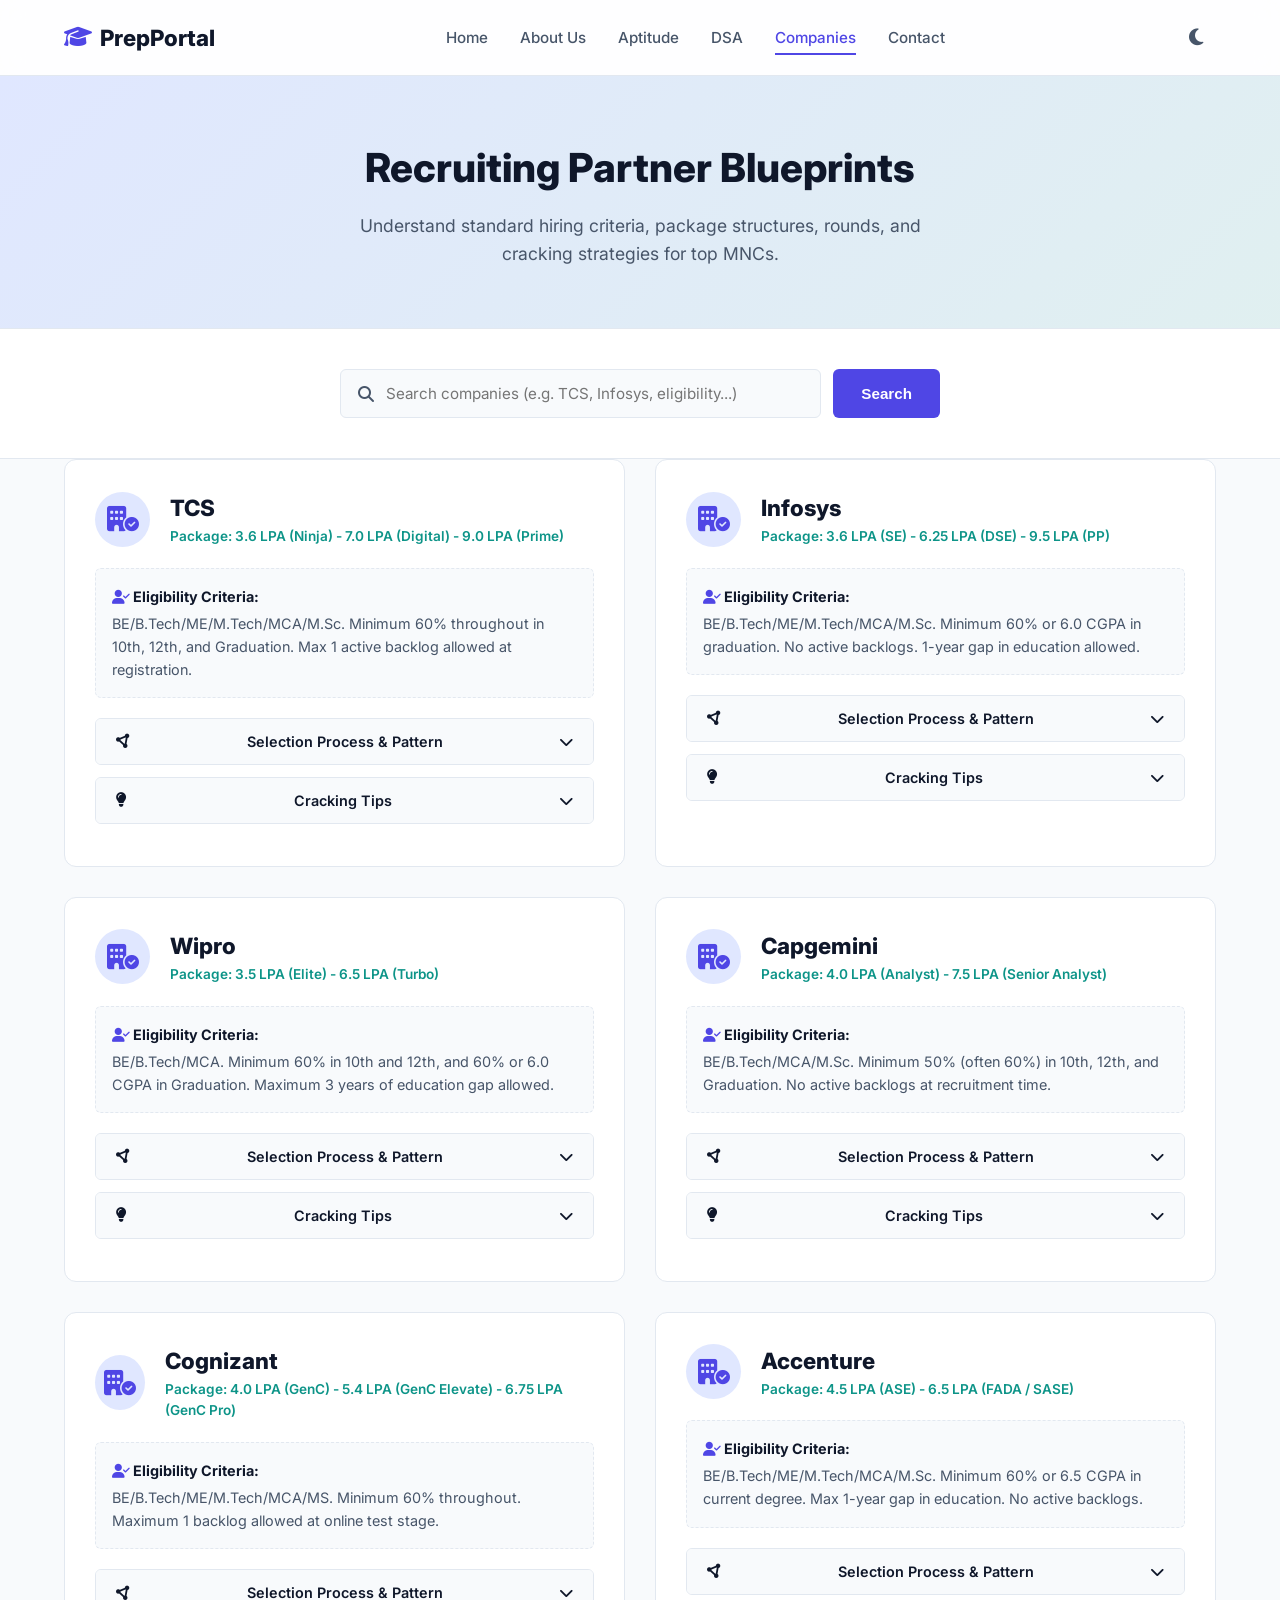
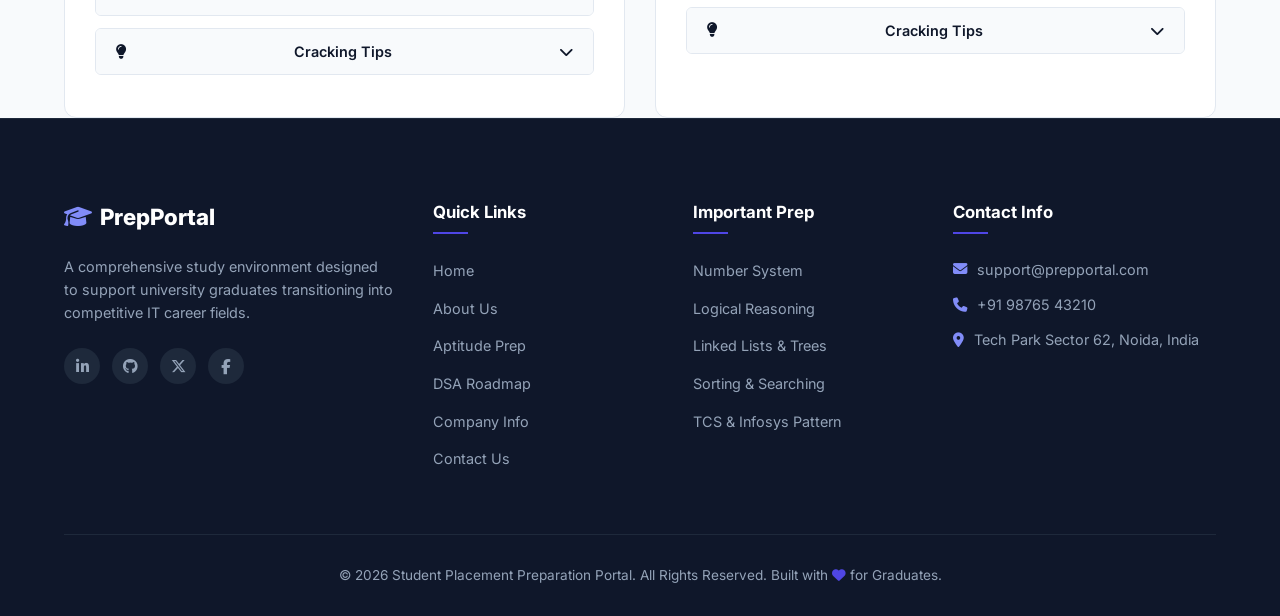
<file: companies.html>
<!DOCTYPE html>
<html lang="en">
<head>
    <meta charset="UTF-8">
    <meta name="viewport" content="width=device-width, initial-scale=1.0">
    <title>Companies | Student Placement Preparation Portal</title>
    <!-- Google Fonts for modern typography -->
    <link rel="preconnect" href="https://fonts.googleapis.com">
    <link rel="preconnect" href="https://fonts.gstatic.com" crossorigin>
    <link href="https://fonts.googleapis.com/css2?family=Inter:wght@300;400;500;600;700;800&display=swap" rel="stylesheet">
    <!-- FontAwesome for professional icons -->
    <link rel="stylesheet" href="https://cdnjs.cloudflare.com/ajax/libs/font-awesome/6.4.0/css/all.min.css">
    <!-- Custom stylesheet connection -->
    <link rel="stylesheet" href="css/style.css">
</head>
<body>

    <!-- Sticky Navigation Bar -->
    <header class="navbar">
        <div class="nav-container">
            <a href="index.html" class="logo">
                <i class="fa-solid fa-graduation-cap"></i> PrepPortal
            </a>
            
            <!-- Mobile Menu Toggle Button -->
            <button class="mobile-toggle" aria-label="Toggle Navigation Menu" id="mobile-toggle">
                <i class="fa-solid fa-bars"></i>
            </button>

            <!-- Navigation Links -->
            <nav class="nav-menu" id="nav-menu">
                <ul>
                    <li><a href="index.html">Home</a></li>
                    <li><a href="about.html">About Us</a></li>
                    <li><a href="aptitude.html">Aptitude</a></li>
                    <li><a href="dsa.html">DSA</a></li>
                    <li><a href="companies.html" class="active">Companies</a></li>
                    <li><a href="contact.html">Contact</a></li>
                </ul>
            </nav>

            <!-- Action Buttons: Theme Toggle -->
            <div class="nav-actions">
                <button id="theme-toggle" class="theme-btn" title="Toggle Dark/Light Mode">
                    <i class="fa-solid fa-moon"></i>
                </button>
            </div>
        </div>
    </header>

    <!-- Page Banner -->
    <section class="page-banner">
        <div class="container">
            <h1>Recruiting Partner Blueprints</h1>
            <p>Understand standard hiring criteria, package structures, rounds, and cracking strategies for top MNCs.</p>
        </div>
    </section>

    <!-- Search Section -->
    <section class="search-section">
        <div class="container">
            <div class="search-container">
                <i class="fa-solid fa-magnifying-glass search-icon"></i>
                <input type="text" id="company-search" placeholder="Search companies (e.g. TCS, Infosys, eligibility...)" aria-label="Search Companies">
                <button class="btn btn-primary" id="search-btn">Search</button>
            </div>
        </div>
    </section>

    <!-- Company Cards Grid -->
    <section class="companies-grid-section">
        <div class="container">
            <div class="company-grid" id="company-grid">

                <!-- Company 1: TCS -->
                <div class="company-card" data-company="tcs tata consultancy services">
                    <div class="company-card-header">
                        <div class="company-logo-badge"><i class="fa-solid fa-building-circle-check"></i></div>
                        <div>
                            <h2>TCS</h2>
                            <p class="package-info">Package: 3.6 LPA (Ninja) - 7.0 LPA (Digital) - 9.0 LPA (Prime)</p>
                        </div>
                    </div>
                    
                    <div class="criteria-box">
                        <strong><i class="fa-solid fa-user-check"></i> Eligibility Criteria:</strong>
                        <p>BE/B.Tech/ME/M.Tech/MCA/M.Sc. Minimum 60% throughout in 10th, 12th, and Graduation. Max 1 active backlog allowed at registration.</p>
                    </div>

                    <!-- Collapsible panels for details -->
                    <div class="accordion-item">
                        <button class="accordion-header"><i class="fa-solid fa-circle-nodes"></i> Selection Process &amp; Pattern</button>
                        <div class="accordion-content">
                            <p><strong>Selection Rounds:</strong></p>
                            <ol>
                                <li><strong>Online Test (TCS iON NQT):</strong> Numerical, Verbal, Reasoning, and Coding.</li>
                                <li><strong>Interview Rounds:</strong> Technical Interview (TR), Managerial (MR), and HR Round.</li>
                            </ol>
                            <hr class="card-divider">
                            <p><strong>Exam Pattern:</strong></p>
                            <ul>
                                <li>Part A (Foundation Section): Traits, Cognitive (Numerical, Verbal, Reasoning).</li>
                                <li>Part B (Advanced Section): Advanced Quantitative, Advanced Coding (2 questions: 15 &amp; 30 mins).</li>
                            </ul>
                        </div>
                    </div>

                    <div class="accordion-item">
                        <button class="accordion-header"><i class="fa-solid fa-lightbulb"></i> Cracking Tips</button>
                        <div class="accordion-content">
                            <ul class="tips-list">
                                <li>Focus on Array manipulations and String parsing for the advanced coding round.</li>
                                <li>Brush up on SQL query optimization, OOPs, and SDLC models.</li>
                                <li>Prepare your final year project details inside out.</li>
                            </ul>
                        </div>
                    </div>
                </div>

                <!-- Company 2: Infosys -->
                <div class="company-card" data-company="infosys system engineer">
                    <div class="company-card-header">
                        <div class="company-logo-badge"><i class="fa-solid fa-building-circle-check"></i></div>
                        <div>
                            <h2>Infosys</h2>
                            <p class="package-info">Package: 3.6 LPA (SE) - 6.25 LPA (DSE) - 9.5 LPA (PP)</p>
                        </div>
                    </div>
                    
                    <div class="criteria-box">
                        <strong><i class="fa-solid fa-user-check"></i> Eligibility Criteria:</strong>
                        <p>BE/B.Tech/ME/M.Tech/MCA/M.Sc. Minimum 60% or 6.0 CGPA in graduation. No active backlogs. 1-year gap in education allowed.</p>
                    </div>

                    <div class="accordion-item">
                        <button class="accordion-header"><i class="fa-solid fa-circle-nodes"></i> Selection Process &amp; Pattern</button>
                        <div class="accordion-content">
                            <p><strong>Selection Rounds:</strong></p>
                            <ol>
                                <li><strong>Infosys Online Assessment:</strong> Cognitive ability, technical skills, and behavior.</li>
                                <li><strong>Technical &amp; HR Interview:</strong> Combined panel interview assessing problem-solving.</li>
                            </ol>
                            <hr class="card-divider">
                            <p><strong>Exam Pattern:</strong></p>
                            <ul>
                                <li>Mathematical Ability (15 Qs, 25 mins)</li>
                                <li>Logical Reasoning (10 Qs, 15 mins)</li>
                                <li>Verbal Ability (20 Qs, 25 mins)</li>
                                <li>Pseudo Code (5 Qs, 10 mins) &amp; Puzzle Solving (4 Qs, 10 mins)</li>
                            </ul>
                        </div>
                    </div>

                    <div class="accordion-item">
                        <button class="accordion-header"><i class="fa-solid fa-lightbulb"></i> Cracking Tips</button>
                        <div class="accordion-content">
                            <ul class="tips-list">
                                <li>Puzzle solving practice is essential; they often check raw IQ limits.</li>
                                <li>Practice dry running pseudo-codes containing loops and pointers.</li>
                                <li>Be fluent with basic communication; verbal reasoning carries weight.</li>
                            </ul>
                        </div>
                    </div>
                </div>

                <!-- Company 3: Wipro -->
                <div class="company-card" data-company="wipro elite turbo">
                    <div class="company-card-header">
                        <div class="company-logo-badge"><i class="fa-solid fa-building-circle-check"></i></div>
                        <div>
                            <h2>Wipro</h2>
                            <p class="package-info">Package: 3.5 LPA (Elite) - 6.5 LPA (Turbo)</p>
                        </div>
                    </div>
                    
                    <div class="criteria-box">
                        <strong><i class="fa-solid fa-user-check"></i> Eligibility Criteria:</strong>
                        <p>BE/B.Tech/MCA. Minimum 60% in 10th and 12th, and 60% or 6.0 CGPA in Graduation. Maximum 3 years of education gap allowed.</p>
                    </div>

                    <div class="accordion-item">
                        <button class="accordion-header"><i class="fa-solid fa-circle-nodes"></i> Selection Process &amp; Pattern</button>
                        <div class="accordion-content">
                            <p><strong>Selection Rounds:</strong></p>
                            <ol>
                                <li><strong>Elite National Talent Hunt (ENTH) Test:</strong> Aptitude, Written English, and Coding.</li>
                                <li><strong>Technical Round (TR):</strong> Basic coding and OOP concepts.</li>
                                <li><strong>HR Round:</strong> Behavioral verification.</li>
                            </ol>
                            <hr class="card-divider">
                            <p><strong>Exam Pattern:</strong></p>
                            <ul>
                                <li>Aptitude Test: Quantitative, Logical, Verbal (48 mins total).</li>
                                <li>Written English Test: Essay Writing (20 mins).</li>
                                <li>Coding Assessment: 2 coding questions (Java, C, C++, Python) (45 mins).</li>
                            </ul>
                        </div>
                    </div>

                    <div class="accordion-item">
                        <button class="accordion-header"><i class="fa-solid fa-lightbulb"></i> Cracking Tips</button>
                        <div class="accordion-content">
                            <ul class="tips-list">
                                <li>Essay writing is graded by an AI bot; ensure correct grammar and punctuation.</li>
                                <li>Practice debugging simple coding compilation errors.</li>
                                <li>Prepare fundamentals of DBMS and Computer Networks (OSI layers).</li>
                            </ul>
                        </div>
                    </div>
                </div>

                <!-- Company 4: Capgemini -->
                <div class="company-card" data-company="capgemini analyst">
                    <div class="company-card-header">
                        <div class="company-logo-badge"><i class="fa-solid fa-building-circle-check"></i></div>
                        <div>
                            <h2>Capgemini</h2>
                            <p class="package-info">Package: 4.0 LPA (Analyst) - 7.5 LPA (Senior Analyst)</p>
                        </div>
                    </div>
                    
                    <div class="criteria-box">
                        <strong><i class="fa-solid fa-user-check"></i> Eligibility Criteria:</strong>
                        <p>BE/B.Tech/MCA/M.Sc. Minimum 50% (often 60%) in 10th, 12th, and Graduation. No active backlogs at recruitment time.</p>
                    </div>

                    <div class="accordion-item">
                        <button class="accordion-header"><i class="fa-solid fa-circle-nodes"></i> Selection Process &amp; Pattern</button>
                        <div class="accordion-content">
                            <p><strong>Selection Rounds:</strong></p>
                            <ol>
                                <li><strong>Online Test:</strong> Pseudo-code, English communication, and Game-based evaluation.</li>
                                <li><strong>Behavioral Profiling Round.</strong></li>
                                <li><strong>Technical &amp; HR Interview:</strong> Core subjects, logic checks.</li>
                            </ol>
                            <hr class="card-divider">
                            <p><strong>Exam Pattern:</strong></p>
                            <ul>
                                <li>Pseudo-code Section: 30 Qs (30 mins).</li>
                                <li>English Communication Test: 30 Qs (30 mins).</li>
                                <li>Game-based Aptitude: 4 games (Grid challenges, deductive reasoning) (20-25 mins).</li>
                            </ul>
                        </div>
                    </div>

                    <div class="accordion-item">
                        <button class="accordion-header"><i class="fa-solid fa-lightbulb"></i> Cracking Tips</button>
                        <div class="accordion-content">
                            <ul class="tips-list">
                                <li>Play game-based tests online beforehand; response time and strategy are evaluated.</li>
                                <li>Review recursion outputs, bitwise operators, and increment operators.</li>
                                <li>Maintain a positive, team-player attitude during the behavioral rounds.</li>
                            </ul>
                        </div>
                    </div>
                </div>

                <!-- Company 5: Cognizant -->
                <div class="company-card" data-company="cognizant cts genc pro">
                    <div class="company-card-header">
                        <div class="company-logo-badge"><i class="fa-solid fa-building-circle-check"></i></div>
                        <div>
                            <h2>Cognizant</h2>
                            <p class="package-info">Package: 4.0 LPA (GenC) - 5.4 LPA (GenC Elevate) - 6.75 LPA (GenC Pro)</p>
                        </div>
                    </div>
                    
                    <div class="criteria-box">
                        <strong><i class="fa-solid fa-user-check"></i> Eligibility Criteria:</strong>
                        <p>BE/B.Tech/ME/M.Tech/MCA/MS. Minimum 60% throughout. Maximum 1 backlog allowed at online test stage.</p>
                    </div>

                    <div class="accordion-item">
                        <button class="accordion-header"><i class="fa-solid fa-circle-nodes"></i> Selection Process &amp; Pattern</button>
                        <div class="accordion-content">
                            <p><strong>Selection Rounds:</strong></p>
                            <ol>
                                <li><strong>Online Assessment:</strong> Aptitude and Technical MCQs (or coding for Elevate/Pro).</li>
                                <li><strong>Technical Interview:</strong> Coding questions, database concepts, OOPs.</li>
                                <li><strong>HR Round:</strong> Communication and standard package discussions.</li>
                            </ol>
                            <hr class="card-divider">
                            <p><strong>Exam Pattern:</strong></p>
                            <ul>
                                <li>Quantitative Ability (25 Qs, 35 mins)</li>
                                <li>Logical Reasoning (35 Qs, 45 mins)</li>
                                <li>Verbal Section (25 Qs, 25 mins)</li>
                                <li>For Elevate/Pro: SQL queries &amp; 2 standard coding problems (40 mins).</li>
                            </ul>
                        </div>
                    </div>

                    <div class="accordion-item">
                        <button class="accordion-header"><i class="fa-solid fa-lightbulb"></i> Cracking Tips</button>
                        <div class="accordion-content">
                            <ul class="tips-list">
                                <li>Focus on SQL queries (JOINS, Group By, Subqueries) for the tech round.</li>
                                <li>Practice data structures like Arrays, Strings, and Linked Lists.</li>
                                <li>Stay confident and articulate your thought process during coding tasks.</li>
                            </ul>
                        </div>
                    </div>
                </div>

                <!-- Company 6: Accenture -->
                <div class="company-card" data-company="accenture ase sase">
                    <div class="company-card-header">
                        <div class="company-logo-badge"><i class="fa-solid fa-building-circle-check"></i></div>
                        <div>
                            <h2>Accenture</h2>
                            <p class="package-info">Package: 4.5 LPA (ASE) - 6.5 LPA (FADA / SASE)</p>
                        </div>
                    </div>
                    
                    <div class="criteria-box">
                        <strong><i class="fa-solid fa-user-check"></i> Eligibility Criteria:</strong>
                        <p>BE/B.Tech/ME/M.Tech/MCA/M.Sc. Minimum 60% or 6.5 CGPA in current degree. Max 1-year gap in education. No active backlogs.</p>
                    </div>

                    <div class="accordion-item">
                        <button class="accordion-header"><i class="fa-solid fa-circle-nodes"></i> Selection Process &amp; Pattern</button>
                        <div class="accordion-content">
                            <p><strong>Selection Rounds:</strong></p>
                            <ol>
                                <li><strong>Cognitive and Technical Assessment:</strong> Elimination round.</li>
                                <li><strong>Coding Assessment:</strong> Immediately follows stage 1 clearance (Non-elimination, but crucial).</li>
                                <li><strong>Communication Assessment.</strong></li>
                                <li><strong>One-on-One Interview:</strong> Combination of TR and HR.</li>
                            </ol>
                            <hr class="card-divider">
                            <p><strong>Exam Pattern:</strong></p>
                            <ul>
                                <li>Stage 1: Cognitive (50 Qs) + Technical (40 Qs - MS Office, Security, Pseudo-code, Networking) (90 mins).</li>
                                <li>Stage 2: 2 Coding questions (45 mins).</li>
                                <li>Stage 3: Speaking, reading, listening tasks (20 mins).</li>
                            </ul>
                        </div>
                    </div>

                    <div class="accordion-item">
                        <button class="accordion-header"><i class="fa-solid fa-lightbulb"></i> Cracking Tips</button>
                        <div class="accordion-content">
                            <ul class="tips-list">
                                <li>Cognitive round is an elimination round; maintain high speed and accuracy.</li>
                                <li>Brush up on MS Office shortcuts and basic Cloud computing/Network security terminologies.</li>
                                <li>Practice reading aloud with proper pauses for the communication test.</li>
                            </ul>
                        </div>
                    </div>
                </div>

            </div>
        </div>
    </section>

    <!-- Professional Footer -->
    <footer class="main-footer">
        <div class="container">
            <div class="footer-grid">
                <!-- Info Column -->
                <div class="footer-col info-col">
                    <a href="index.html" class="footer-logo"><i class="fa-solid fa-graduation-cap"></i> PrepPortal</a>
                    <p>A comprehensive study environment designed to support university graduates transitioning into competitive IT career fields.</p>
                    <div class="social-links">
                        <a href="#" aria-label="LinkedIn"><i class="fa-brands fa-linkedin-in"></i></a>
                        <a href="#" aria-label="Github"><i class="fa-brands fa-github"></i></a>
                        <a href="#" aria-label="Twitter"><i class="fa-brands fa-x-twitter"></i></a>
                        <a href="#" aria-label="Facebook"><i class="fa-brands fa-facebook-f"></i></a>
                    </div>
                </div>
                <!-- Links Column -->
                <div class="footer-col links-col">
                    <h3>Quick Links</h3>
                    <ul>
                        <li><a href="index.html">Home</a></li>
                        <li><a href="about.html">About Us</a></li>
                        <li><a href="aptitude.html">Aptitude Prep</a></li>
                        <li><a href="dsa.html">DSA Roadmap</a></li>
                        <li><a href="companies.html">Company Info</a></li>
                        <li><a href="contact.html">Contact Us</a></li>
                    </ul>
                </div>
                <!-- Topics Column -->
                <div class="footer-col topics-col">
                    <h3>Important Prep</h3>
                    <ul>
                        <li><a href="aptitude.html">Number System</a></li>
                        <li><a href="aptitude.html">Logical Reasoning</a></li>
                        <li><a href="dsa.html">Linked Lists &amp; Trees</a></li>
                        <li><a href="dsa.html">Sorting &amp; Searching</a></li>
                        <li><a href="companies.html">TCS &amp; Infosys Pattern</a></li>
                    </ul>
                </div>
                <!-- Contact Column -->
                <div class="footer-col contact-col">
                    <h3>Contact Info</h3>
                    <p><i class="fa-solid fa-envelope"></i> support@prepportal.com</p>
                    <p><i class="fa-solid fa-phone"></i> +91 98765 43210</p>
                    <p><i class="fa-solid fa-location-dot"></i> Tech Park Sector 62, Noida, India</p>
                </div>
            </div>
            
            <div class="footer-bottom">
                <p>&copy; 2026 Student Placement Preparation Portal. All Rights Reserved. Built with <i class="fa-solid fa-heart" style="color: #4f46e5;"></i> for Graduates.</p>
            </div>
        </div>
    </footer>

    <!-- Scroll to Top Button -->
    <button id="scroll-to-top" class="scroll-btn" title="Go to top" aria-label="Scroll to Top">
        <i class="fa-solid fa-arrow-up"></i>
    </button>

    <!-- Global Javascript File -->
    <script src="js/script.js"></script>
</body>
</html>
</file>
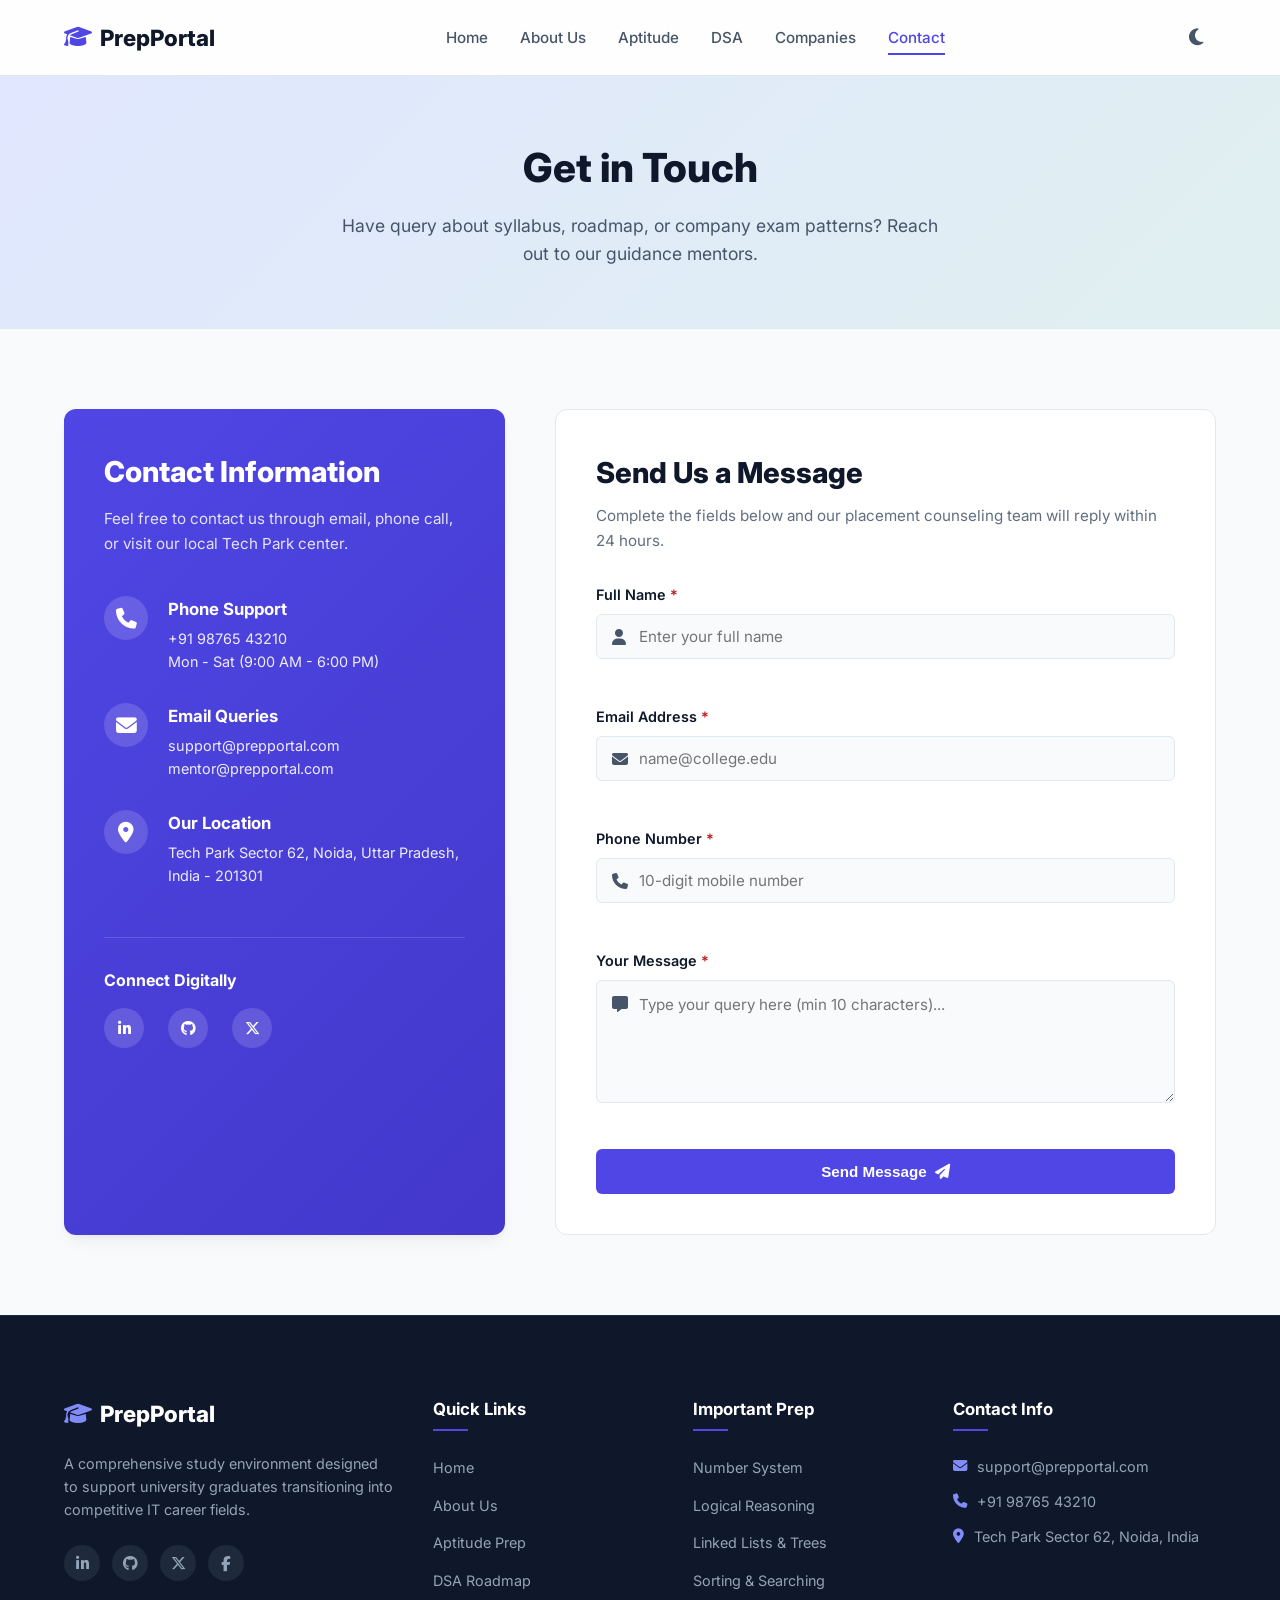
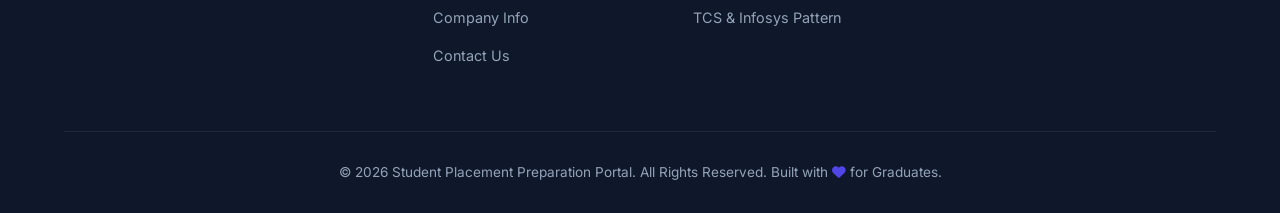
<file: contact.html>
<!DOCTYPE html>
<html lang="en">
<head>
    <meta charset="UTF-8">
    <meta name="viewport" content="width=device-width, initial-scale=1.0">
    <title>Contact Us | Student Placement Preparation Portal</title>
    <!-- Google Fonts for modern typography -->
    <link rel="preconnect" href="https://fonts.googleapis.com">
    <link rel="preconnect" href="https://fonts.gstatic.com" crossorigin>
    <link href="https://fonts.googleapis.com/css2?family=Inter:wght@300;400;500;600;700;800&display=swap" rel="stylesheet">
    <!-- FontAwesome for professional icons -->
    <link rel="stylesheet" href="https://cdnjs.cloudflare.com/ajax/libs/font-awesome/6.4.0/css/all.min.css">
    <!-- Custom stylesheet connection -->
    <link rel="stylesheet" href="css/style.css">
</head>
<body>

    <!-- Sticky Navigation Bar -->
    <header class="navbar">
        <div class="nav-container">
            <a href="index.html" class="logo">
                <i class="fa-solid fa-graduation-cap"></i> PrepPortal
            </a>
            
            <!-- Mobile Menu Toggle Button -->
            <button class="mobile-toggle" aria-label="Toggle Navigation Menu" id="mobile-toggle">
                <i class="fa-solid fa-bars"></i>
            </button>

            <!-- Navigation Links -->
            <nav class="nav-menu" id="nav-menu">
                <ul>
                    <li><a href="index.html">Home</a></li>
                    <li><a href="about.html">About Us</a></li>
                    <li><a href="aptitude.html">Aptitude</a></li>
                    <li><a href="dsa.html">DSA</a></li>
                    <li><a href="companies.html">Companies</a></li>
                    <li><a href="contact.html" class="active">Contact</a></li>
                </ul>
            </nav>

            <!-- Action Buttons: Theme Toggle -->
            <div class="nav-actions">
                <button id="theme-toggle" class="theme-btn" title="Toggle Dark/Light Mode">
                    <i class="fa-solid fa-moon"></i>
                </button>
            </div>
        </div>
    </header>

    <!-- Page Banner -->
    <section class="page-banner">
        <div class="container">
            <h1>Get in Touch</h1>
            <p>Have query about syllabus, roadmap, or company exam patterns? Reach out to our guidance mentors.</p>
        </div>
    </section>

    <!-- Contact Content Grid -->
    <section class="contact-section">
        <div class="container">
            <div class="contact-grid">
                
                <!-- Contact Info Column -->
                <div class="contact-info-panel">
                    <h2>Contact Information</h2>
                    <p class="panel-subtitle">Feel free to contact us through email, phone call, or visit our local Tech Park center.</p>
                    
                    <div class="info-details">
                        <div class="info-detail-item">
                            <div class="item-icon"><i class="fa-solid fa-phone"></i></div>
                            <div>
                                <h3>Phone Support</h3>
                                <p>+91 98765 43210</p>
                                <p>Mon - Sat (9:00 AM - 6:00 PM)</p>
                            </div>
                        </div>

                        <div class="info-detail-item">
                            <div class="item-icon"><i class="fa-solid fa-envelope"></i></div>
                            <div>
                                <h3>Email Queries</h3>
                                <p>support@prepportal.com</p>
                                <p>mentor@prepportal.com</p>
                            </div>
                        </div>

                        <div class="info-detail-item">
                            <div class="item-icon"><i class="fa-solid fa-location-dot"></i></div>
                            <div>
                                <h3>Our Location</h3>
                                <p>Tech Park Sector 62, Noida, Uttar Pradesh, India - 201301</p>
                            </div>
                        </div>
                    </div>

                    <!-- Social Networks -->
                    <div class="panel-socials">
                        <h3>Connect Digitally</h3>
                        <div class="social-links">
                            <a href="#" aria-label="LinkedIn"><i class="fa-brands fa-linkedin-in"></i></a>
                            <a href="#" aria-label="Github"><i class="fa-brands fa-github"></i></a>
                            <a href="#" aria-label="Twitter"><i class="fa-brands fa-x-twitter"></i></a>
                        </div>
                    </div>
                </div>

                <!-- Form Column -->
                <div class="contact-form-panel">
                    <h2>Send Us a Message</h2>
                    <p class="panel-subtitle">Complete the fields below and our placement counseling team will reply within 24 hours.</p>
                    
                    <!-- Success banner (hidden initially) -->
                    <div id="success-banner" class="success-banner" style="display: none;">
                        <i class="fa-solid fa-circle-check"></i>
                        <div>
                            <h3>Message Submitted Successfully!</h3>
                            <p>Thank you for reaching out. We have logged your request and a placement counselor will respond shortly.</p>
                        </div>
                    </div>

                    <form id="contact-form" novalidate>
                        <!-- Name Field -->
                        <div class="form-group">
                            <label for="user-name">Full Name <span class="required-star">*</span></label>
                            <div class="input-wrapper">
                                <i class="fa-solid fa-user input-icon"></i>
                                <input type="text" id="user-name" placeholder="Enter your full name" required>
                            </div>
                            <span class="error-msg" id="name-error"></span>
                        </div>

                        <!-- Email Field -->
                        <div class="form-group">
                            <label for="user-email">Email Address <span class="required-star">*</span></label>
                            <div class="input-wrapper">
                                <i class="fa-solid fa-envelope input-icon"></i>
                                <input type="email" id="user-email" placeholder="name@college.edu" required>
                            </div>
                            <span class="error-msg" id="email-error"></span>
                        </div>

                        <!-- Phone Number Field -->
                        <div class="form-group">
                            <label for="user-phone">Phone Number <span class="required-star">*</span></label>
                            <div class="input-wrapper">
                                <i class="fa-solid fa-phone input-icon"></i>
                                <input type="tel" id="user-phone" placeholder="10-digit mobile number" required>
                            </div>
                            <span class="error-msg" id="phone-error"></span>
                        </div>

                        <!-- Message Field -->
                        <div class="form-group">
                            <label for="user-message">Your Message <span class="required-star">*</span></label>
                            <div class="input-wrapper textarea-wrapper">
                                <i class="fa-solid fa-message input-icon"></i>
                                <textarea id="user-message" rows="5" placeholder="Type your query here (min 10 characters)..." required></textarea>
                            </div>
                            <span class="error-msg" id="message-error"></span>
                        </div>

                        <!-- Submit Button -->
                        <button type="submit" class="btn btn-primary btn-submit">
                            Send Message <i class="fa-solid fa-paper-plane"></i>
                        </button>
                    </form>
                </div>

            </div>
        </div>
    </section>

    <!-- Professional Footer -->
    <footer class="main-footer">
        <div class="container">
            <div class="footer-grid">
                <!-- Info Column -->
                <div class="footer-col info-col">
                    <a href="index.html" class="footer-logo"><i class="fa-solid fa-graduation-cap"></i> PrepPortal</a>
                    <p>A comprehensive study environment designed to support university graduates transitioning into competitive IT career fields.</p>
                    <div class="social-links">
                        <a href="#" aria-label="LinkedIn"><i class="fa-brands fa-linkedin-in"></i></a>
                        <a href="#" aria-label="Github"><i class="fa-brands fa-github"></i></a>
                        <a href="#" aria-label="Twitter"><i class="fa-brands fa-x-twitter"></i></a>
                        <a href="#" aria-label="Facebook"><i class="fa-brands fa-facebook-f"></i></a>
                    </div>
                </div>
                <!-- Links Column -->
                <div class="footer-col links-col">
                    <h3>Quick Links</h3>
                    <ul>
                        <li><a href="index.html">Home</a></li>
                        <li><a href="about.html">About Us</a></li>
                        <li><a href="aptitude.html">Aptitude Prep</a></li>
                        <li><a href="dsa.html">DSA Roadmap</a></li>
                        <li><a href="companies.html">Company Info</a></li>
                        <li><a href="contact.html">Contact Us</a></li>
                    </ul>
                </div>
                <!-- Topics Column -->
                <div class="footer-col topics-col">
                    <h3>Important Prep</h3>
                    <ul>
                        <li><a href="aptitude.html">Number System</a></li>
                        <li><a href="aptitude.html">Logical Reasoning</a></li>
                        <li><a href="dsa.html">Linked Lists &amp; Trees</a></li>
                        <li><a href="dsa.html">Sorting &amp; Searching</a></li>
                        <li><a href="companies.html">TCS &amp; Infosys Pattern</a></li>
                    </ul>
                </div>
                <!-- Contact Column -->
                <div class="footer-col contact-col">
                    <h3>Contact Info</h3>
                    <p><i class="fa-solid fa-envelope"></i> support@prepportal.com</p>
                    <p><i class="fa-solid fa-phone"></i> +91 98765 43210</p>
                    <p><i class="fa-solid fa-location-dot"></i> Tech Park Sector 62, Noida, India</p>
                </div>
            </div>
            
            <div class="footer-bottom">
                <p>&copy; 2026 Student Placement Preparation Portal. All Rights Reserved. Built with <i class="fa-solid fa-heart" style="color: #4f46e5;"></i> for Graduates.</p>
            </div>
        </div>
    </footer>

    <!-- Scroll to Top Button -->
    <button id="scroll-to-top" class="scroll-btn" title="Go to top" aria-label="Scroll to Top">
        <i class="fa-solid fa-arrow-up"></i>
    </button>

    <!-- Global Javascript File -->
    <script src="js/script.js"></script>
</body>
</html>
</file>
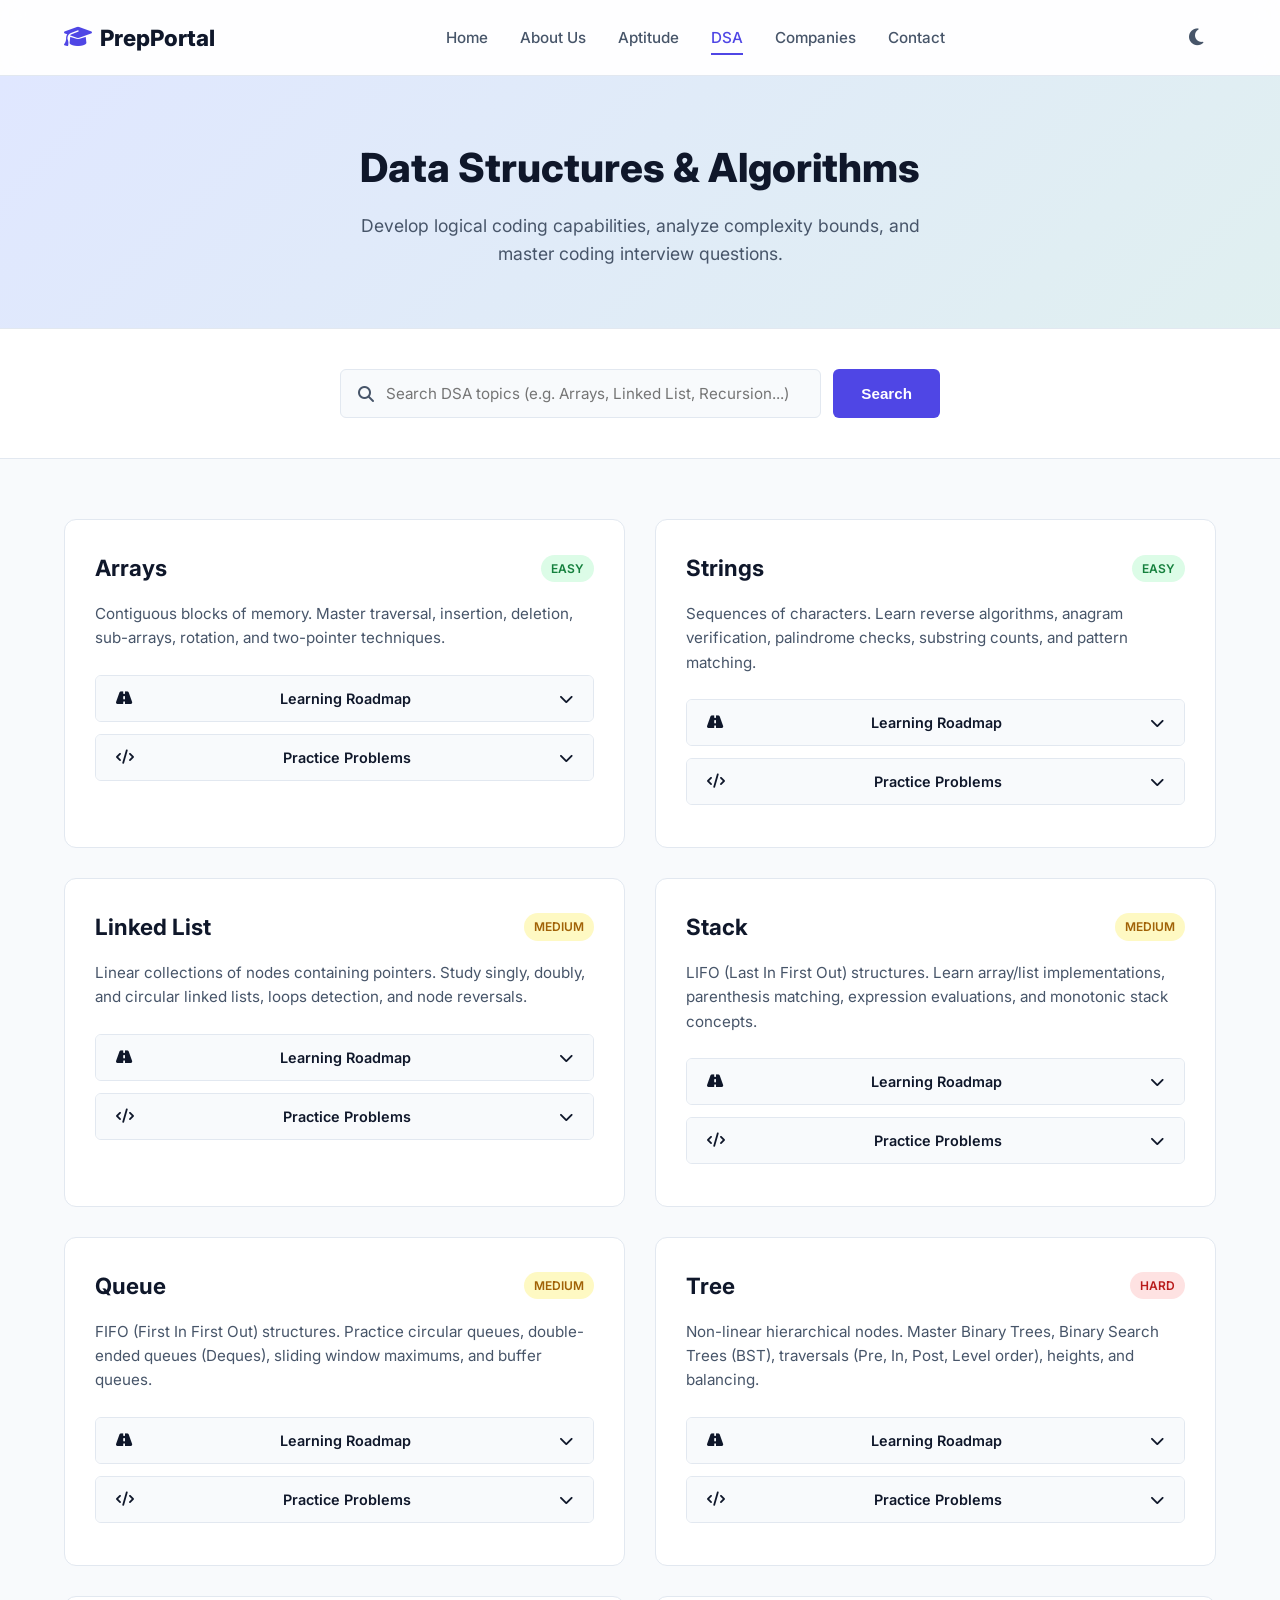
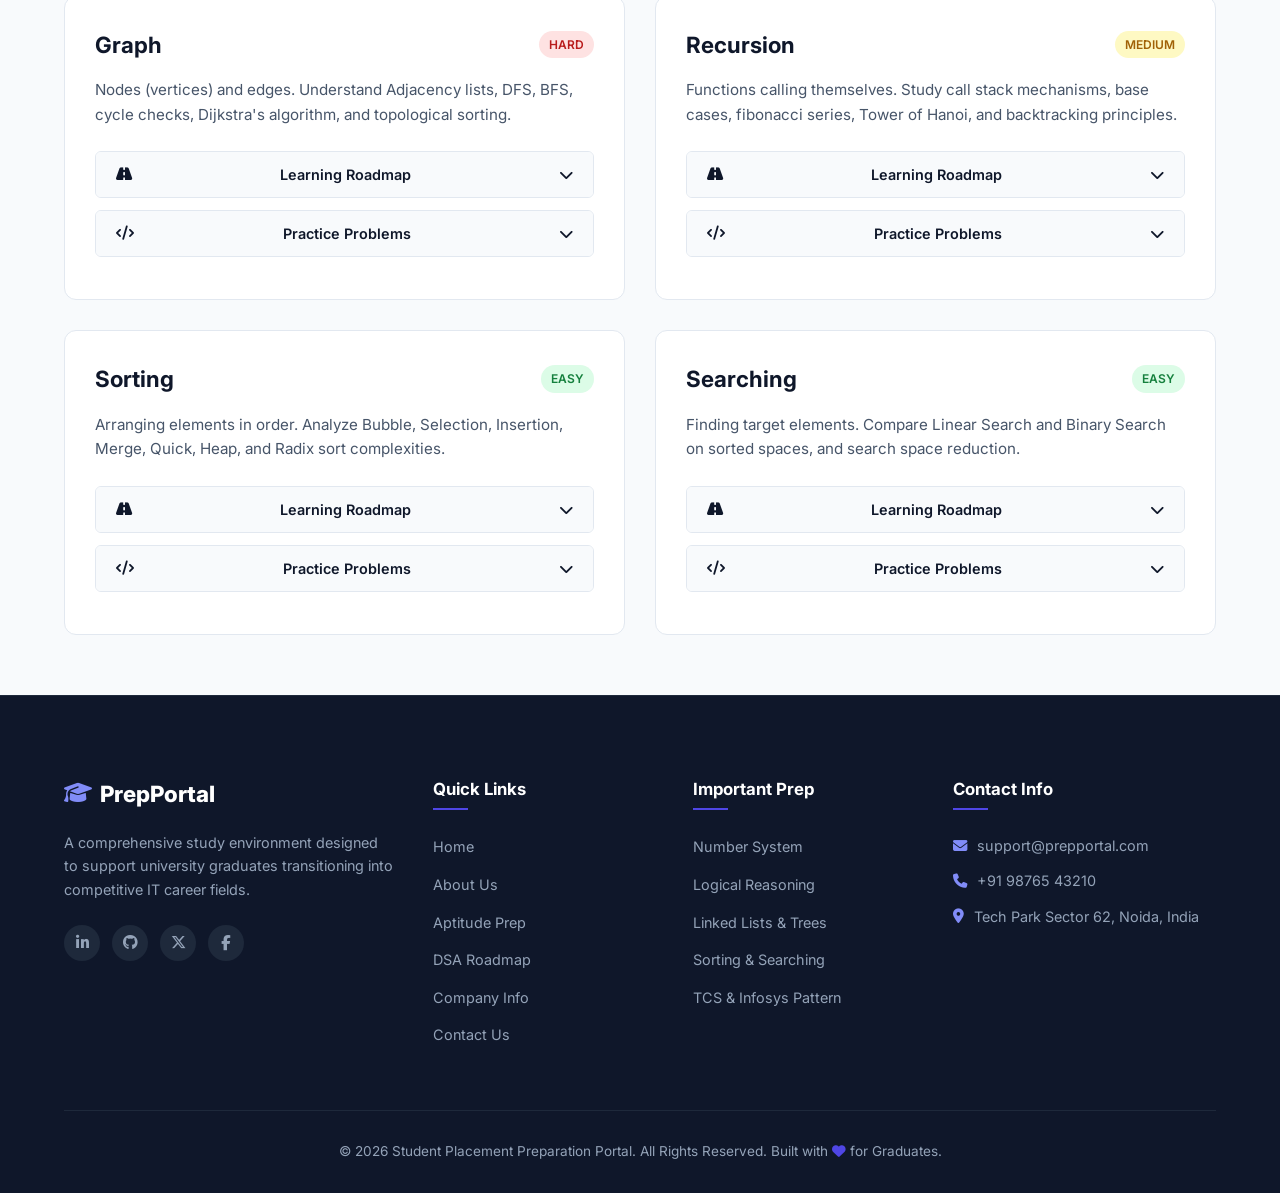
<file: dsa.html>
<!DOCTYPE html>
<html lang="en">
<head>
    <meta charset="UTF-8">
    <meta name="viewport" content="width=device-width, initial-scale=1.0">
    <title>DSA Preparation | Student Placement Preparation Portal</title>
    <!-- Google Fonts for modern typography -->
    <link rel="preconnect" href="https://fonts.googleapis.com">
    <link rel="preconnect" href="https://fonts.gstatic.com" crossorigin>
    <link href="https://fonts.googleapis.com/css2?family=Inter:wght@300;400;500;600;700;800&display=swap" rel="stylesheet">
    <!-- FontAwesome for professional icons -->
    <link rel="stylesheet" href="https://cdnjs.cloudflare.com/ajax/libs/font-awesome/6.4.0/css/all.min.css">
    <!-- Custom stylesheet connection -->
    <link rel="stylesheet" href="css/style.css">
</head>
<body>

    <!-- Sticky Navigation Bar -->
    <header class="navbar">
        <div class="nav-container">
            <a href="index.html" class="logo">
                <i class="fa-solid fa-graduation-cap"></i> PrepPortal
            </a>
            
            <!-- Mobile Menu Toggle Button -->
            <button class="mobile-toggle" aria-label="Toggle Navigation Menu" id="mobile-toggle">
                <i class="fa-solid fa-bars"></i>
            </button>

            <!-- Navigation Links -->
            <nav class="nav-menu" id="nav-menu">
                <ul>
                    <li><a href="index.html">Home</a></li>
                    <li><a href="about.html">About Us</a></li>
                    <li><a href="aptitude.html">Aptitude</a></li>
                    <li><a href="dsa.html" class="active">DSA</a></li>
                    <li><a href="companies.html">Companies</a></li>
                    <li><a href="contact.html">Contact</a></li>
                </ul>
            </nav>

            <!-- Action Buttons: Theme Toggle -->
            <div class="nav-actions">
                <button id="theme-toggle" class="theme-btn" title="Toggle Dark/Light Mode">
                    <i class="fa-solid fa-moon"></i>
                </button>
            </div>
        </div>
    </header>

    <!-- Page Banner -->
    <section class="page-banner">
        <div class="container">
            <h1>Data Structures &amp; Algorithms</h1>
            <p>Develop logical coding capabilities, analyze complexity bounds, and master coding interview questions.</p>
        </div>
    </section>

    <!-- Search Section -->
    <section class="search-section">
        <div class="container">
            <div class="search-container">
                <i class="fa-solid fa-magnifying-glass search-icon"></i>
                <input type="text" id="dsa-search" placeholder="Search DSA topics (e.g. Arrays, Linked List, Recursion...)" aria-label="Search DSA Topics">
                <button class="btn btn-primary" id="search-btn">Search</button>
            </div>
        </div>
    </section>

    <!-- DSA Topics Grid -->
    <section class="topics-grid-section">
        <div class="container">
            <div class="topics-grid" id="dsa-grid">

                <!-- Topic 1: Arrays -->
                <div class="topic-card" data-topic="arrays">
                    <div class="topic-header">
                        <h2>Arrays</h2>
                        <span class="badge badge-easy">Easy</span>
                    </div>
                    <p class="topic-description">Contiguous blocks of memory. Master traversal, insertion, deletion, sub-arrays, rotation, and two-pointer techniques.</p>
                    
                    <div class="accordion-item">
                        <button class="accordion-header"><i class="fa-solid fa-road"></i> Learning Roadmap</button>
                        <div class="accordion-content">
                            <ol class="roadmap-list">
                                <li>Basic operations, index lookup, and linear searches.</li>
                                <li>Subarray analysis (Kadane's algorithm for maximum sum subarray).</li>
                                <li>Two-pointer and sliding window methods.</li>
                                <li>Matrix calculations (2D Arrays traversal and rotation).</li>
                            </ol>
                        </div>
                    </div>

                    <div class="accordion-item">
                        <button class="accordion-header"><i class="fa-solid fa-code"></i> Practice Problems</button>
                        <div class="accordion-content">
                            <div class="question-box">
                                <p class="question-text"><strong>P1. Two Sum:</strong> Given an array of integers, find two numbers such that they add up to a specific target.</p>
                                <button class="btn-reveal">View Solution Guide</button>
                                <div class="reveal-content">
                                    <p class="answer-text"><strong>Approach:</strong> Use a Hash Map to store elements and their indices. For each element <code>x</code>, check if <code>target - x</code> exists in the map. Time complexity is O(N).</p>
                                </div>
                            </div>
                        </div>
                    </div>
                </div>

                <!-- Topic 2: Strings -->
                <div class="topic-card" data-topic="strings">
                    <div class="topic-header">
                        <h2>Strings</h2>
                        <span class="badge badge-easy">Easy</span>
                    </div>
                    <p class="topic-description">Sequences of characters. Learn reverse algorithms, anagram verification, palindrome checks, substring counts, and pattern matching.</p>
                    
                    <div class="accordion-item">
                        <button class="accordion-header"><i class="fa-solid fa-road"></i> Learning Roadmap</button>
                        <div class="accordion-content">
                            <ol class="roadmap-list">
                                <li>Immutability concepts and basic character manipulations.</li>
                                <li>Anagram verification &amp; palindrome checks.</li>
                                <li>Substrings, sliding window matches, and hash counts.</li>
                                <li>Knuth-Morris-Pratt (KMP) pattern searching algorithm.</li>
                            </ol>
                        </div>
                    </div>

                    <div class="accordion-item">
                        <button class="accordion-header"><i class="fa-solid fa-code"></i> Practice Problems</button>
                        <div class="accordion-content">
                            <div class="question-box">
                                <p class="question-text"><strong>P1. Valid Anagram:</strong> Determine if string S and T are anagrams of each other.</p>
                                <button class="btn-reveal">View Solution Guide</button>
                                <div class="reveal-content">
                                    <p class="answer-text"><strong>Approach:</strong> Use a character frequency counter array of size 26. Increment counts for string S and decrement counts for string T. Check if all values are zero. O(N) time and O(1) auxiliary space.</p>
                                </div>
                            </div>
                        </div>
                    </div>
                </div>

                <!-- Topic 3: Linked List -->
                <div class="topic-card" data-topic="linked list">
                    <div class="topic-header">
                        <h2>Linked List</h2>
                        <span class="badge badge-medium">Medium</span>
                    </div>
                    <p class="topic-description">Linear collections of nodes containing pointers. Study singly, doubly, and circular linked lists, loops detection, and node reversals.</p>
                    
                    <div class="accordion-item">
                        <button class="accordion-header"><i class="fa-solid fa-road"></i> Learning Roadmap</button>
                        <div class="accordion-content">
                            <ol class="roadmap-list">
                                <li>Node structure creation, insertion, and traversal.</li>
                                <li>Reversing a linked list (Iterative and Recursive).</li>
                                <li>Floyd's Cycle-Finding Algorithm (Fast and Slow pointer).</li>
                                <li>Merging and sorting linked lists (Merge Sort).</li>
                            </ol>
                        </div>
                    </div>

                    <div class="accordion-item">
                        <button class="accordion-header"><i class="fa-solid fa-code"></i> Practice Problems</button>
                        <div class="accordion-content">
                            <div class="question-box">
                                <p class="question-text"><strong>P1. Detect Loop in Linked List:</strong> Check if a linked list contains a cycle.</p>
                                <button class="btn-reveal">View Solution Guide</button>
                                <div class="reveal-content">
                                    <p class="answer-text"><strong>Approach:</strong> Use two pointers: <code>slow</code> moving 1 step and <code>fast</code> moving 2 steps. If they meet at any node, a cycle exists. If fast reaches NULL, no cycle exists.</p>
                                </div>
                            </div>
                        </div>
                    </div>
                </div>

                <!-- Topic 4: Stack -->
                <div class="topic-card" data-topic="stack">
                    <div class="topic-header">
                        <h2>Stack</h2>
                        <span class="badge badge-medium">Medium</span>
                    </div>
                    <p class="topic-description">LIFO (Last In First Out) structures. Learn array/list implementations, parenthesis matching, expression evaluations, and monotonic stack concepts.</p>
                    
                    <div class="accordion-item">
                        <button class="accordion-header"><i class="fa-solid fa-road"></i> Learning Roadmap</button>
                        <div class="accordion-content">
                            <ol class="roadmap-list">
                                <li>Standard operations: push(), pop(), peek(), isEmpty().</li>
                                <li>Balanced parenthetical checks.</li>
                                <li>Infix, prefix, and postfix conversions and evaluations.</li>
                                <li>Monotonic stack to solve next greater element problems.</li>
                            </ol>
                        </div>
                    </div>

                    <div class="accordion-item">
                        <button class="accordion-header"><i class="fa-solid fa-code"></i> Practice Problems</button>
                        <div class="accordion-content">
                            <div class="question-box">
                                <p class="question-text"><strong>P1. Balanced Parentheses:</strong> Check if brackets <code>()</code>, <code>{}</code>, and <code>[]</code> in string S are balanced.</p>
                                <button class="btn-reveal">View Solution Guide</button>
                                <div class="reveal-content">
                                    <p class="answer-text"><strong>Approach:</strong> Push opening brackets onto a stack. When a closing bracket arrives, verify it matches the top of the stack and pop. If mismatched or stack ends empty/non-empty incorrectly, return false.</p>
                                </div>
                            </div>
                        </div>
                    </div>
                </div>

                <!-- Topic 5: Queue -->
                <div class="topic-card" data-topic="queue">
                    <div class="topic-header">
                        <h2>Queue</h2>
                        <span class="badge badge-medium">Medium</span>
                    </div>
                    <p class="topic-description">FIFO (First In First Out) structures. Practice circular queues, double-ended queues (Deques), sliding window maximums, and buffer queues.</p>
                    
                    <div class="accordion-item">
                        <button class="accordion-header"><i class="fa-solid fa-road"></i> Learning Roadmap</button>
                        <div class="accordion-content">
                            <ol class="roadmap-list">
                                <li>Enqueue, dequeue operations using arrays and linked lists.</li>
                                <li>Circular Queue representation to save memory.</li>
                                <li>Priority Queue implementation using Heaps.</li>
                                <li>Sliding Window Maximum utilizing a Monotonic Deque.</li>
                            </ol>
                        </div>
                    </div>

                    <div class="accordion-item">
                        <button class="accordion-header"><i class="fa-solid fa-code"></i> Practice Problems</button>
                        <div class="accordion-content">
                            <div class="question-box">
                                <p class="question-text"><strong>P1. Implement Stack using Queues:</strong> Construct stack LIFO behavior using queue FIFO methods.</p>
                                <button class="btn-reveal">View Solution Guide</button>
                                <div class="reveal-content">
                                    <p class="answer-text"><strong>Approach:</strong> Use two queues. On pushing an element, enqueue to Queue2, then enqueue all elements from Queue1 to Queue2. Swap the names of Queue1 and Queue2. Push becomes O(N), Pop is O(1).</p>
                                </div>
                            </div>
                        </div>
                    </div>
                </div>

                <!-- Topic 6: Tree -->
                <div class="topic-card" data-topic="tree">
                    <div class="topic-header">
                        <h2>Tree</h2>
                        <span class="badge badge-hard">Hard</span>
                    </div>
                    <p class="topic-description">Non-linear hierarchical nodes. Master Binary Trees, Binary Search Trees (BST), traversals (Pre, In, Post, Level order), heights, and balancing.</p>
                    
                    <div class="accordion-item">
                        <button class="accordion-header"><i class="fa-solid fa-road"></i> Learning Roadmap</button>
                        <div class="accordion-content">
                            <ol class="roadmap-list">
                                <li>Binary tree properties and DFS Traversals (Inorder, Preorder, Postorder).</li>
                                <li>BFS Traversal (Level-order) using queues.</li>
                                <li>BST insertions, deletions, search validation.</li>
                                <li>Advanced structures: AVL Trees, Segment Trees, and Tries.</li>
                            </ol>
                        </div>
                    </div>

                    <div class="accordion-item">
                        <button class="accordion-header"><i class="fa-solid fa-code"></i> Practice Problems</button>
                        <div class="accordion-content">
                            <div class="question-box">
                                <p class="question-text"><strong>P1. Find Height of Binary Tree:</strong> Find the length of the longest path from root to leaf node.</p>
                                <button class="btn-reveal">View Solution Guide</button>
                                <div class="reveal-content">
                                    <p class="answer-text"><strong>Approach:</strong> Use a post-order traversal recursively. Height of tree = <code>1 + max(Height(left_subtree), Height(right_subtree))</code>. Base case returns 0 for NULL.</p>
                                </div>
                            </div>
                        </div>
                    </div>
                </div>

                <!-- Topic 7: Graph -->
                <div class="topic-card" data-topic="graph">
                    <div class="topic-header">
                        <h2>Graph</h2>
                        <span class="badge badge-hard">Hard</span>
                    </div>
                    <p class="topic-description">Nodes (vertices) and edges. Understand Adjacency lists, DFS, BFS, cycle checks, Dijkstra's algorithm, and topological sorting.</p>
                    
                    <div class="accordion-item">
                        <button class="accordion-header"><i class="fa-solid fa-road"></i> Learning Roadmap</button>
                        <div class="accordion-content">
                            <ol class="roadmap-list">
                                <li>Representations (Adjacency Matrix, Adjacency List).</li>
                                <li>Standard Graph Traversals: Depth First Search and Breadth First Search.</li>
                                <li>Shortest Path finding (Dijkstra's, Bellman-Ford).</li>
                                <li>Minimum Spanning Trees (Kruskal's, Prim's algorithms).</li>
                            </ol>
                        </div>
                    </div>

                    <div class="accordion-item">
                        <button class="accordion-header"><i class="fa-solid fa-code"></i> Practice Problems</button>
                        <div class="accordion-content">
                            <div class="question-box">
                                <p class="question-text"><strong>P1. Detect Cycle in Undirected Graph:</strong> Check if a path can cycle back to an already visited vertex.</p>
                                <button class="btn-reveal">View Solution Guide</button>
                                <div class="reveal-content">
                                    <p class="answer-text"><strong>Approach:</strong> During DFS, pass the 'parent' node. If a neighbor is already visited and is not the parent of the current node, a cycle exists.</p>
                                </div>
                            </div>
                        </div>
                    </div>
                </div>

                <!-- Topic 8: Recursion -->
                <div class="topic-card" data-topic="recursion">
                    <div class="topic-header">
                        <h2>Recursion</h2>
                        <span class="badge badge-medium">Medium</span>
                    </div>
                    <p class="topic-description">Functions calling themselves. Study call stack mechanisms, base cases, fibonacci series, Tower of Hanoi, and backtracking principles.</p>
                    
                    <div class="accordion-item">
                        <button class="accordion-header"><i class="fa-solid fa-road"></i> Learning Roadmap</button>
                        <div class="accordion-content">
                            <ol class="roadmap-list">
                                <li>Stack frames, parameter passing, and base case formulation.</li>
                                <li>Linear vs Tree recursion models.</li>
                                <li>Divide-and-Conquer paradigms.</li>
                                <li>Backtracking applications (N-Queens, Subset Generation).</li>
                            </ol>
                        </div>
                    </div>

                    <div class="accordion-item">
                        <button class="accordion-header"><i class="fa-solid fa-code"></i> Practice Problems</button>
                        <div class="accordion-content">
                            <div class="question-box">
                                <p class="question-text"><strong>P1. Fibonacci Sequence:</strong> Compute the N-th Fibonacci number.</p>
                                <button class="btn-reveal">View Solution Guide</button>
                                <div class="reveal-content">
                                    <p class="answer-text"><strong>Approach:</strong> Base case: if N <= 1, return N. Otherwise, return <code>fib(N-1) + fib(N-2)</code>. Optimize to O(N) using dynamic programming / memoization.</p>
                                </div>
                            </div>
                        </div>
                    </div>
                </div>

                <!-- Topic 9: Sorting -->
                <div class="topic-card" data-topic="sorting">
                    <div class="topic-header">
                        <h2>Sorting</h2>
                        <span class="badge badge-easy">Easy</span>
                    </div>
                    <p class="topic-description">Arranging elements in order. Analyze Bubble, Selection, Insertion, Merge, Quick, Heap, and Radix sort complexities.</p>
                    
                    <div class="accordion-item">
                        <button class="accordion-header"><i class="fa-solid fa-road"></i> Learning Roadmap</button>
                        <div class="accordion-content">
                            <ol class="roadmap-list">
                                <li>O(N²) elementary algorithms: Bubble, Selection, Insertion Sort.</li>
                                <li>O(N log N) recursive sorting: Merge Sort and Quick Sort.</li>
                                <li>Space-Time complexity trade-offs and Stability analysis.</li>
                                <li>Non-comparison based sorting (Counting Sort, Radix Sort).</li>
                            </ol>
                        </div>
                    </div>

                    <div class="accordion-item">
                        <button class="accordion-header"><i class="fa-solid fa-code"></i> Practice Problems</button>
                        <div class="accordion-content">
                            <div class="question-box">
                                <p class="question-text"><strong>P1. Merge Sort Implementation:</strong> Sort an array recursively using merge partitions.</p>
                                <button class="btn-reveal">View Solution Guide</button>
                                <div class="reveal-content">
                                    <p class="answer-text"><strong>Approach:</strong> Divide the array into two halves, recursively sort both halves, and then merge the sorted halves back together in O(N log N) time and O(N) auxiliary space.</p>
                                </div>
                            </div>
                        </div>
                    </div>
                </div>

                <!-- Topic 10: Searching -->
                <div class="topic-card" data-topic="searching">
                    <div class="topic-header">
                        <h2>Searching</h2>
                        <span class="badge badge-easy">Easy</span>
                    </div>
                    <p class="topic-description">Finding target elements. Compare Linear Search and Binary Search on sorted spaces, and search space reduction.</p>
                    
                    <div class="accordion-item">
                        <button class="accordion-header"><i class="fa-solid fa-road"></i> Learning Roadmap</button>
                        <div class="accordion-content">
                            <ol class="roadmap-list">
                                <li>Unsorted arrays search: Linear Search in O(N).</li>
                                <li>Sorted arrays search: Binary Search in O(log N).</li>
                                <li>Binary search implementation details (avoiding index overflows).</li>
                                <li>Binary search on answer space (e.g., Book Allocation Problem).</li>
                            </ol>
                        </div>
                    </div>

                    <div class="accordion-item">
                        <button class="accordion-header"><i class="fa-solid fa-code"></i> Practice Problems</button>
                        <div class="accordion-content">
                            <div class="question-box">
                                <p class="question-text"><strong>P1. Binary Search:</strong> Find index of target K in a sorted array.</p>
                                <button class="btn-reveal">View Solution Guide</button>
                                <div class="reveal-content">
                                    <p class="answer-text"><strong>Approach:</strong> Initialize <code>low = 0</code>, <code>high = N-1</code>. While low <= high, calculate <code>mid = low + (high - low)/2</code>. If array[mid] == target, return mid. Adjust boundaries accordingly.</p>
                                </div>
                            </div>
                        </div>
                    </div>
                </div>

            </div>
        </div>
    </section>

    <!-- Professional Footer -->
    <footer class="main-footer">
        <div class="container">
            <div class="footer-grid">
                <!-- Info Column -->
                <div class="footer-col info-col">
                    <a href="index.html" class="footer-logo"><i class="fa-solid fa-graduation-cap"></i> PrepPortal</a>
                    <p>A comprehensive study environment designed to support university graduates transitioning into competitive IT career fields.</p>
                    <div class="social-links">
                        <a href="#" aria-label="LinkedIn"><i class="fa-brands fa-linkedin-in"></i></a>
                        <a href="#" aria-label="Github"><i class="fa-brands fa-github"></i></a>
                        <a href="#" aria-label="Twitter"><i class="fa-brands fa-x-twitter"></i></a>
                        <a href="#" aria-label="Facebook"><i class="fa-brands fa-facebook-f"></i></a>
                    </div>
                </div>
                <!-- Links Column -->
                <div class="footer-col links-col">
                    <h3>Quick Links</h3>
                    <ul>
                        <li><a href="index.html">Home</a></li>
                        <li><a href="about.html">About Us</a></li>
                        <li><a href="aptitude.html">Aptitude Prep</a></li>
                        <li><a href="dsa.html">DSA Roadmap</a></li>
                        <li><a href="companies.html">Company Info</a></li>
                        <li><a href="contact.html">Contact Us</a></li>
                    </ul>
                </div>
                <!-- Topics Column -->
                <div class="footer-col topics-col">
                    <h3>Important Prep</h3>
                    <ul>
                        <li><a href="aptitude.html">Number System</a></li>
                        <li><a href="aptitude.html">Logical Reasoning</a></li>
                        <li><a href="dsa.html">Linked Lists &amp; Trees</a></li>
                        <li><a href="dsa.html">Sorting &amp; Searching</a></li>
                        <li><a href="companies.html">TCS &amp; Infosys Pattern</a></li>
                    </ul>
                </div>
                <!-- Contact Column -->
                <div class="footer-col contact-col">
                    <h3>Contact Info</h3>
                    <p><i class="fa-solid fa-envelope"></i> support@prepportal.com</p>
                    <p><i class="fa-solid fa-phone"></i> +91 98765 43210</p>
                    <p><i class="fa-solid fa-location-dot"></i> Tech Park Sector 62, Noida, India</p>
                </div>
            </div>
            
            <div class="footer-bottom">
                <p>&copy; 2026 Student Placement Preparation Portal. All Rights Reserved. Built with <i class="fa-solid fa-heart" style="color: #4f46e5;"></i> for Graduates.</p>
            </div>
        </div>
    </footer>

    <!-- Scroll to Top Button -->
    <button id="scroll-to-top" class="scroll-btn" title="Go to top" aria-label="Scroll to Top">
        <i class="fa-solid fa-arrow-up"></i>
    </button>

    <!-- Global Javascript File -->
    <script src="js/script.js"></script>
</body>
</html>
</file>
<file: css/style.css>
/* ==========================================================================
   DESIGN SYSTEM VARIABLES (Light and Dark Mode Tokens)
   ========================================================================== */

:root {
    /* Font family */
    --font-primary: 'Inter', -apple-system, BlinkMacSystemFont, "Segoe UI", Roboto, sans-serif;

    /* Light Theme Palette */
    --primary: #4f46e5;            /* Indigo */
    --primary-hover: #4338ca;
    --primary-light: #e0e7ff;
    --secondary: #0d9488;          /* Teal */
    --secondary-hover: #0f766e;
    --background: #f8fafc;         /* Light slate gray background */
    --surface: #ffffff;            /* Card/Module background */
    --text-primary: #0f172a;       /* Charcoal Slate */
    --text-secondary: #475569;     /* Gray */
    --border: #e2e8f0;             /* Soft divider */
    --shadow-sm: 0 1px 3px rgba(0,0,0,0.1);
    --shadow-md: 0 4px 6px -1px rgba(0,0,0,0.05), 0 2px 4px -1px rgba(0,0,0,0.03);
    --shadow-lg: 0 10px 15px -3px rgba(0,0,0,0.05), 0 4px 6px -2px rgba(0,0,0,0.03);
    --radius-sm: 6px;
    --radius-md: 12px;
    --radius-lg: 20px;
    --transition: all 0.3s cubic-bezier(0.4, 0, 0.2, 1);

    /* Badge Colors */
    --easy-bg: #dcfce7;
    --easy-text: #15803d;
    --medium-bg: #fef9c3;
    --medium-text: #a16207;
    --hard-bg: #fee2e2;
    --hard-text: #b91c1c;
}

/* Dark Mode Overrides */
[data-theme="dark"] {
    --background: #0f172a;         /* Deep Slate */
    --surface: #1e293b;            /* Slate Card */
    --text-primary: #f8fafc;       /* Off-white */
    --text-secondary: #94a3b8;     /* Muted gray */
    --border: #334155;             /* Darker dividers */
    --primary-light: #312e81;
    --primary: #818cf8;            /* Lighter indigo for contrast */
    --primary-hover: #6366f1;
    --secondary: #2dd4bf;          /* Lighter teal */
    --secondary-hover: #14b8a6;
    --shadow-sm: 0 1px 3px rgba(0,0,0,0.3);
    --shadow-md: 0 4px 6px -1px rgba(0,0,0,0.2), 0 2px 4px -1px rgba(0,0,0,0.1);
    --shadow-lg: 0 10px 15px -3px rgba(0,0,0,0.25), 0 4px 6px -2px rgba(0,0,0,0.15);

    /* Dark Badge Colors */
    --easy-bg: #064e3b;
    --easy-text: #6ee7b7;
    --medium-bg: #78350f;
    --medium-text: #fef08a;
    --hard-bg: #7f1d1d;
    --hard-text: #fca5a5;
}

/* ==========================================================================
   BASE & RESET RULES
   ========================================================================== */

* {
    box-sizing: border-box;
    margin: 0;
    padding: 0;
}

html {
    scroll-behavior: smooth;
}

body {
    font-family: var(--font-primary);
    background-color: var(--background);
    color: var(--text-primary);
    line-height: 1.6;
    transition: background-color 0.3s ease, color 0.3s ease;
    overflow-x: hidden;
}

a {
    color: var(--primary);
    text-decoration: none;
    transition: var(--transition);
}

a:hover {
    color: var(--primary-hover);
}

ul, ol {
    list-style: none;
}

img, svg {
    max-width: 100%;
    height: auto;
    display: block;
}

/* Utility Containers */
.container {
    width: 100%;
    max-width: 1200px;
    margin: 0 auto;
    padding: 0 24px;
}

/* Section Common Headers */
.section-header {
    text-align: center;
    max-width: 700px;
    margin: 0 auto 50px auto;
}

.sub-title {
    display: inline-block;
    color: var(--secondary);
    text-transform: uppercase;
    font-size: 0.85rem;
    font-weight: 700;
    letter-spacing: 1.5px;
    margin-bottom: 12px;
}

.section-header h2 {
    font-size: 2.25rem;
    font-weight: 800;
    line-height: 1.25;
    margin-bottom: 16px;
}

.section-header p {
    color: var(--text-secondary);
}

/* Badges styling */
.badge {
    display: inline-block;
    padding: 4px 10px;
    font-size: 0.75rem;
    font-weight: 600;
    border-radius: 50px;
    text-transform: uppercase;
}

.badge-easy {
    background-color: var(--easy-bg);
    color: var(--easy-text);
}

.badge-medium {
    background-color: var(--medium-bg);
    color: var(--medium-text);
}

.badge-hard {
    background-color: var(--hard-bg);
    color: var(--hard-text);
}

/* Divider inside card */
.card-divider {
    border: 0;
    height: 1px;
    background-color: var(--border);
    margin: 15px 0;
}

/* ==========================================================================
   BUTTONS
   ========================================================================== */

.btn {
    display: inline-flex;
    align-items: center;
    justify-content: center;
    gap: 8px;
    font-weight: 600;
    font-size: 0.95rem;
    padding: 12px 28px;
    border-radius: var(--radius-sm);
    cursor: pointer;
    transition: var(--transition);
    border: none;
}

.btn-primary {
    background-color: var(--primary);
    color: #ffffff !important;
}

.btn-primary:hover {
    background-color: var(--primary-hover);
    transform: translateY(-2px);
}

.btn-secondary {
    background-color: var(--primary-light);
    color: var(--primary) !important;
}

.btn-secondary:hover {
    background-color: var(--border);
    transform: translateY(-2px);
}

.btn-outline {
    background-color: transparent;
    border: 2px solid var(--border);
    color: var(--text-primary);
}

.btn-outline:hover {
    background-color: var(--border);
    transform: translateY(-2px);
}

/* ==========================================================================
   STICKY NAVIGATION BAR
   ========================================================================== */

.navbar {
    position: sticky;
    top: 0;
    z-index: 1000;
    background-color: rgba(255, 255, 255, 0.8);
    backdrop-filter: blur(12px);
    -webkit-backdrop-filter: blur(12px);
    border-bottom: 1px solid var(--border);
    transition: background-color 0.3s ease, border-color 0.3s ease;
}

[data-theme="dark"] .navbar {
    background-color: rgba(15, 23, 42, 0.85);
}

.nav-container {
    max-width: 1200px;
    margin: 0 auto;
    padding: 0 24px;
    height: 75px;
    display: flex;
    align-items: center;
    justify-content: space-between;
}

.logo {
    font-size: 1.4rem;
    font-weight: 800;
    color: var(--text-primary);
    display: flex;
    align-items: center;
    gap: 8px;
}

.logo i {
    color: var(--primary);
}

.nav-menu ul {
    display: flex;
    gap: 32px;
}

.nav-menu a {
    color: var(--text-secondary);
    font-weight: 500;
    font-size: 0.95rem;
    position: relative;
    padding: 8px 0;
}

.nav-menu a:hover,
.nav-menu a.active {
    color: var(--primary);
}

.nav-menu a::after {
    content: '';
    position: absolute;
    bottom: 0;
    left: 0;
    width: 0;
    height: 2px;
    background-color: var(--primary);
    transition: var(--transition);
}

.nav-menu a:hover::after,
.nav-menu a.active::after {
    width: 100%;
}

.nav-actions {
    display: flex;
    align-items: center;
    gap: 16px;
}

.theme-btn {
    background: none;
    border: none;
    font-size: 1.2rem;
    color: var(--text-secondary);
    cursor: pointer;
    padding: 8px;
    border-radius: 50%;
    transition: var(--transition);
    width: 40px;
    height: 40px;
    display: flex;
    align-items: center;
    justify-content: center;
}

.theme-btn:hover {
    background-color: var(--border);
    color: var(--primary);
}

.mobile-toggle {
    display: none;
    background: none;
    border: none;
    font-size: 1.3rem;
    color: var(--text-primary);
    cursor: pointer;
    padding: 8px;
}

/* ==========================================================================
   PAGE BANNER (Shared Headers)
   ========================================================================== */

.page-banner {
    background: linear-gradient(135deg, var(--primary-light) 0%, rgba(13,148,136,0.1) 100%);
    padding: 60px 0;
    text-align: center;
    border-bottom: 1px solid var(--border);
}

.page-banner h1 {
    font-size: 2.5rem;
    font-weight: 800;
    margin-bottom: 12px;
}

.page-banner p {
    color: var(--text-secondary);
    font-size: 1.1rem;
    max-width: 600px;
    margin: 0 auto;
}

/* ==========================================================================
   1. HOME PAGE STYLING
   ========================================================================== */

/* Hero Section */
.hero-section {
    padding: 80px 0;
    display: flex;
    align-items: center;
    border-bottom: 1px solid var(--border);
}

.hero-container {
    max-width: 1200px;
    margin: 0 auto;
    padding: 0 24px;
    display: grid;
    grid-template-columns: 1fr 1fr;
    gap: 50px;
    align-items: center;
}

.hero-badge {
    background-color: var(--primary-light);
    color: var(--primary);
    font-size: 0.8rem;
    font-weight: 700;
    padding: 6px 12px;
    border-radius: 50px;
    text-transform: uppercase;
    display: inline-block;
    margin-bottom: 20px;
    letter-spacing: 1px;
}

.hero-content h1 {
    font-size: 3.25rem;
    font-weight: 800;
    line-height: 1.15;
    margin-bottom: 20px;
}

.hero-content p {
    font-size: 1.1rem;
    color: var(--text-secondary);
    margin-bottom: 30px;
    max-width: 500px;
}

.hero-buttons {
    display: flex;
    gap: 16px;
}

.hero-image {
    display: flex;
    justify-content: center;
    animation: float 6s ease-in-out infinite;
}

@keyframes float {
    0% { transform: translateY(0px); }
    50% { transform: translateY(-10px); }
    100% { transform: translateY(0px); }
}

/* Placement Stats Cards */
.stats-section {
    padding: 50px 0;
    background-color: var(--surface);
    border-bottom: 1px solid var(--border);
    transition: background-color 0.3s ease;
}

.stats-grid {
    display: grid;
    grid-template-columns: repeat(4, 1fr);
    gap: 30px;
}

.stat-card {
    display: flex;
    align-items: center;
    gap: 20px;
    padding: 20px;
    border-radius: var(--radius-md);
    background-color: var(--background);
    border: 1px solid var(--border);
    transition: var(--transition);
}

.stat-card:hover {
    transform: translateY(-5px);
    box-shadow: var(--shadow-md);
}

.stat-icon {
    font-size: 2.2rem;
    color: var(--primary);
}

.stat-info h3 {
    font-size: 1.8rem;
    font-weight: 800;
}

.stat-info p {
    color: var(--text-secondary);
    font-size: 0.9rem;
}

/* Features grid */
.features-section {
    padding: 80px 0;
    border-bottom: 1px solid var(--border);
}

.features-grid {
    display: grid;
    grid-template-columns: repeat(4, 1fr);
    gap: 30px;
}

.feature-card {
    background-color: var(--surface);
    border: 1px solid var(--border);
    padding: 30px;
    border-radius: var(--radius-md);
    transition: var(--transition);
    display: flex;
    flex-direction: column;
}

.feature-card:hover {
    transform: translateY(-8px);
    box-shadow: var(--shadow-lg);
    border-color: var(--primary);
}

.feature-icon {
    width: 60px;
    height: 60px;
    background-color: var(--primary-light);
    color: var(--primary);
    border-radius: var(--radius-md);
    font-size: 1.5rem;
    display: flex;
    align-items: center;
    justify-content: center;
    margin-bottom: 24px;
    transition: var(--transition);
}

.feature-card:hover .feature-icon {
    background-color: var(--primary);
    color: #ffffff;
}

.feature-card h3 {
    font-size: 1.25rem;
    font-weight: 700;
    margin-bottom: 12px;
}

.feature-card p {
    color: var(--text-secondary);
    font-size: 0.9rem;
    margin-bottom: 20px;
    flex-grow: 1;
}

.feature-link {
    font-size: 0.9rem;
    font-weight: 700;
    display: flex;
    align-items: center;
    gap: 6px;
    color: var(--primary);
}

/* Why Choose Section */
.why-choose-section {
    padding: 80px 0;
    background-color: var(--surface);
    border-bottom: 1px solid var(--border);
    transition: background-color 0.3s ease;
}

.why-grid {
    display: grid;
    grid-template-columns: 1fr 1.2fr;
    gap: 50px;
    align-items: center;
}

.why-image svg {
    border-radius: var(--radius-md);
}

.why-list {
    margin-top: 30px;
}

.why-list li {
    display: flex;
    gap: 16px;
    margin-bottom: 24px;
}

.list-icon {
    font-size: 1.4rem;
    color: var(--secondary);
    margin-top: 2px;
}

.why-list li strong {
    font-size: 1.05rem;
    display: block;
    margin-bottom: 4px;
}

.why-list li p {
    color: var(--text-secondary);
    font-size: 0.95rem;
}

/* Testimonials */
.testimonials-section {
    padding: 80px 0;
    border-bottom: 1px solid var(--border);
}

.testimonials-grid {
    display: grid;
    grid-template-columns: repeat(3, 1fr);
    gap: 30px;
}

.testimonial-card {
    background-color: var(--surface);
    border: 1px solid var(--border);
    padding: 30px;
    border-radius: var(--radius-md);
    position: relative;
    transition: var(--transition);
}

.testimonial-card:hover {
    transform: translateY(-5px);
    box-shadow: var(--shadow-md);
}

.quote-icon {
    font-size: 2.2rem;
    color: var(--primary-light);
    margin-bottom: 15px;
}

.testimonial-text {
    font-style: italic;
    color: var(--text-secondary);
    font-size: 0.95rem;
    margin-bottom: 24px;
}

.testimonial-user {
    display: flex;
    align-items: center;
    gap: 12px;
}

.user-avatar {
    font-size: 2.2rem;
    color: var(--text-secondary);
}

.user-info h4 {
    font-size: 0.95rem;
    font-weight: 700;
}

.user-info p {
    font-size: 0.8rem;
    color: var(--text-secondary);
}

/* Call to Action Box */
.cta-section {
    padding: 80px 0;
    background-color: var(--surface);
    transition: background-color 0.3s ease;
}

.cta-box {
    background: linear-gradient(135deg, var(--primary) 0%, var(--secondary) 100%);
    padding: 60px;
    border-radius: var(--radius-lg);
    text-align: center;
    color: #ffffff;
    box-shadow: var(--shadow-lg);
}

.cta-box h2 {
    font-size: 2.5rem;
    font-weight: 800;
    margin-bottom: 16px;
}

.cta-box p {
    font-size: 1.1rem;
    max-width: 600px;
    margin: 0 auto 30px auto;
    opacity: 0.9;
}

.cta-buttons {
    display: flex;
    justify-content: center;
    gap: 16px;
}

.cta-buttons .btn-primary {
    background-color: #ffffff;
    color: var(--primary) !important;
}

.cta-buttons .btn-primary:hover {
    background-color: var(--primary-light);
}

.cta-buttons .btn-outline {
    border-color: #ffffff;
    color: #ffffff !important;
}

.cta-buttons .btn-outline:hover {
    background-color: rgba(255,255,255,0.1);
}

/* ==========================================================================
   2. ABOUT US PAGE STYLING
   ========================================================================== */

.about-vision-section {
    padding: 80px 0 40px 0;
}

.about-grid {
    display: grid;
    grid-template-columns: 1fr 1fr;
    gap: 40px;
}

.about-card {
    background-color: var(--surface);
    border: 1px solid var(--border);
    padding: 40px;
    border-radius: var(--radius-md);
    transition: var(--transition);
}

.about-card:hover {
    transform: translateY(-5px);
    box-shadow: var(--shadow-md);
}

.about-icon {
    font-size: 2.5rem;
    color: var(--primary);
    margin-bottom: 20px;
}

.about-card h2 {
    font-size: 1.8rem;
    font-weight: 800;
    margin-bottom: 16px;
}

.about-card p {
    color: var(--text-secondary);
}

/* Objectives List items */
.objectives-section {
    padding: 80px 0;
    border-top: 1px solid var(--border);
    border-bottom: 1px solid var(--border);
}

.objectives-grid {
    display: grid;
    grid-template-columns: 1fr 1fr;
    gap: 30px;
}

.obj-item {
    display: flex;
    gap: 20px;
    background-color: var(--surface);
    padding: 24px;
    border-radius: var(--radius-md);
    border: 1px solid var(--border);
}

.obj-num {
    font-size: 1.5rem;
    font-weight: 800;
    color: var(--secondary);
    background-color: var(--primary-light);
    width: 50px;
    height: 50px;
    border-radius: 50%;
    display: flex;
    align-items: center;
    justify-content: center;
    flex-shrink: 0;
}

.obj-content h3 {
    font-size: 1.15rem;
    margin-bottom: 8px;
}

.obj-content p {
    color: var(--text-secondary);
    font-size: 0.9rem;
}

/* Benefits cards */
.benefits-section {
    padding: 80px 0;
    background-color: var(--surface);
    transition: background-color 0.3s ease;
}

.benefits-grid {
    display: grid;
    grid-template-columns: repeat(4, 1fr);
    gap: 30px;
}

.benefit-card {
    background-color: var(--background);
    padding: 30px;
    border-radius: var(--radius-md);
    border: 1px solid var(--border);
    text-align: center;
    transition: var(--transition);
}

.benefit-card:hover {
    transform: translateY(-5px);
    box-shadow: var(--shadow-md);
    border-color: var(--primary);
}

.benefit-icon {
    font-size: 2.2rem;
    color: var(--secondary);
    margin-bottom: 16px;
}

.benefit-card h3 {
    font-size: 1.15rem;
    margin-bottom: 12px;
}

.benefit-card p {
    color: var(--text-secondary);
    font-size: 0.9rem;
}

/* ==========================================================================
   3. APTITUDE & DSA PAGES STYLING
   ========================================================================== */

/* Search bar styling */
.search-section {
    padding: 40px 0;
    background-color: var(--surface);
    border-bottom: 1px solid var(--border);
    transition: background-color 0.3s ease;
}

.search-container {
    max-width: 600px;
    margin: 0 auto;
    position: relative;
    display: flex;
    gap: 12px;
}

.search-icon {
    position: absolute;
    left: 18px;
    top: 50%;
    transform: translateY(-50%);
    color: var(--text-secondary);
}

.search-container input {
    width: 100%;
    padding: 14px 20px 14px 45px;
    border-radius: var(--radius-sm);
    border: 1px solid var(--border);
    background-color: var(--background);
    color: var(--text-primary);
    font-family: var(--font-primary);
    font-size: 0.95rem;
    transition: var(--transition);
}

.search-container input:focus {
    outline: none;
    border-color: var(--primary);
    box-shadow: 0 0 0 3px var(--primary-light);
}

/* Topic Grid layout */
.topics-grid-section {
    padding: 60px 0;
}

.topics-grid {
    display: grid;
    grid-template-columns: repeat(2, 1fr);
    gap: 30px;
}

.topic-card {
    background-color: var(--surface);
    border: 1px solid var(--border);
    border-radius: var(--radius-md);
    padding: 30px;
    transition: var(--transition);
}

.topic-card:hover {
    box-shadow: var(--shadow-md);
}

.topic-header {
    display: flex;
    justify-content: space-between;
    align-items: center;
    margin-bottom: 16px;
}

.topic-header h2 {
    font-size: 1.4rem;
    font-weight: 700;
}

.topic-description {
    color: var(--text-secondary);
    font-size: 0.95rem;
    margin-bottom: 24px;
}

/* Collapsible Accordions */
.accordion-item {
    border: 1px solid var(--border);
    border-radius: var(--radius-sm);
    margin-bottom: 12px;
    overflow: hidden;
}

.accordion-header {
    width: 100%;
    padding: 14px 20px;
    background-color: var(--background);
    color: var(--text-primary);
    border: none;
    text-align: left;
    font-family: var(--font-primary);
    font-weight: 600;
    font-size: 0.9rem;
    cursor: pointer;
    display: flex;
    align-items: center;
    justify-content: space-between;
    transition: var(--transition);
}

.accordion-header::after {
    content: '\f078'; /* FontAwesome angle-down */
    font-family: "Font Awesome 6 Free";
    font-weight: 900;
    transition: transform 0.3s;
}

.accordion-header.active {
    background-color: var(--primary-light);
    color: var(--primary);
}

.accordion-header.active::after {
    transform: rotate(180deg);
}

.accordion-content {
    padding: 0;
    max-height: 0;
    overflow: hidden;
    transition: max-height 0.3s cubic-bezier(0, 1, 0, 1), padding 0.3s ease;
    background-color: var(--surface);
}

.accordion-content.open {
    padding: 20px;
    max-height: 1000px; /* Large enough value to allow content to show */
    transition: max-height 0.3s cubic-bezier(1, 0, 1, 0), padding 0.3s ease;
}

.accordion-content ul {
    padding-left: 20px;
    list-style-type: disc;
}

.accordion-content li {
    margin-bottom: 8px;
    font-size: 0.9rem;
}

.accordion-content code {
    background-color: var(--background);
    padding: 2px 6px;
    border-radius: 4px;
    font-family: Consolas, monospace;
    font-size: 0.85rem;
    color: var(--primary);
}

/* Practice Questions Box */
.question-box {
    background-color: var(--background);
    padding: 16px;
    border-radius: var(--radius-sm);
    margin-bottom: 12px;
    border-left: 4px solid var(--primary);
}

.question-text {
    font-size: 0.9rem;
    margin-bottom: 12px;
}

.btn-reveal {
    background: none;
    border: 1px solid var(--primary);
    color: var(--primary);
    padding: 6px 12px;
    font-size: 0.8rem;
    font-weight: 600;
    border-radius: 4px;
    cursor: pointer;
    transition: var(--transition);
}

.btn-reveal:hover {
    background-color: var(--primary);
    color: #ffffff;
}

.reveal-content {
    display: none;
    margin-top: 15px;
    border-top: 1px solid var(--border);
    padding-top: 15px;
}

.reveal-content.show {
    display: block;
}

.answer-text {
    font-size: 0.9rem;
    color: var(--secondary);
    margin-bottom: 6px;
}

.explanation-text {
    font-size: 0.85rem;
    color: var(--text-secondary);
}

/* Roadmap List inside DSA */
.roadmap-list {
    padding-left: 20px;
    list-style-type: decimal;
}

.roadmap-list li {
    margin-bottom: 10px;
    font-size: 0.9rem;
}

/* ==========================================================================
   4. COMPANY INFORMATION PAGE
   ========================================================================== */

.company-grid {
    display: grid;
    grid-template-columns: repeat(2, 1fr);
    gap: 30px;
}

.company-card {
    background-color: var(--surface);
    border: 1px solid var(--border);
    border-radius: var(--radius-md);
    padding: 30px;
    transition: var(--transition);
}

.company-card:hover {
    transform: translateY(-5px);
    box-shadow: var(--shadow-md);
}

.company-card-header {
    display: flex;
    align-items: center;
    gap: 20px;
    margin-bottom: 20px;
}

.company-logo-badge {
    width: 55px;
    height: 55px;
    background-color: var(--primary-light);
    color: var(--primary);
    border-radius: 50%;
    font-size: 1.6rem;
    display: flex;
    align-items: center;
    justify-content: center;
}

.company-card h2 {
    font-size: 1.4rem;
    font-weight: 800;
}

.package-info {
    font-size: 0.85rem;
    color: var(--secondary);
    font-weight: 600;
}

.criteria-box {
    background-color: var(--background);
    padding: 16px;
    border-radius: var(--radius-sm);
    margin-bottom: 20px;
    font-size: 0.9rem;
    border: 1px dashed var(--border);
}

.criteria-box strong i {
    color: var(--primary);
}

.criteria-box p {
    margin-top: 4px;
    color: var(--text-secondary);
}

.tips-list {
    list-style-type: square !important;
}

/* ==========================================================================
   5. CONTACT US PAGE STYLING
   ========================================================================== */

.contact-section {
    padding: 80px 0;
}

.contact-grid {
    display: grid;
    grid-template-columns: 1fr 1.5fr;
    gap: 50px;
}

.contact-info-panel {
    background: linear-gradient(135deg, var(--primary) 0%, var(--primary-hover) 100%);
    color: #ffffff;
    padding: 40px;
    border-radius: var(--radius-md);
    box-shadow: var(--shadow-lg);
}

.contact-info-panel h2 {
    font-size: 1.8rem;
    font-weight: 800;
    margin-bottom: 12px;
}

.panel-subtitle {
    font-size: 0.95rem;
    opacity: 0.85;
    margin-bottom: 40px;
}

.info-details {
    display: flex;
    flex-direction: column;
    gap: 30px;
}

.info-detail-item {
    display: flex;
    gap: 20px;
}

.item-icon {
    font-size: 1.3rem;
    background-color: rgba(255,255,255,0.15);
    width: 44px;
    height: 44px;
    border-radius: 50%;
    display: flex;
    align-items: center;
    justify-content: center;
    flex-shrink: 0;
}

.info-detail-item h3 {
    font-size: 1.05rem;
    margin-bottom: 4px;
}

.info-detail-item p {
    font-size: 0.9rem;
    opacity: 0.9;
}

.panel-socials {
    margin-top: 50px;
    border-top: 1px solid rgba(255,255,255,0.15);
    padding-top: 30px;
}

.panel-socials h3 {
    font-size: 1rem;
    margin-bottom: 15px;
}

.panel-socials .social-links a {
    background-color: rgba(255,255,255,0.15);
    color: #ffffff;
    width: 40px;
    height: 40px;
    border-radius: 50%;
    display: inline-flex;
    align-items: center;
    justify-content: center;
    margin-right: 12px;
}

.panel-socials .social-links a:hover {
    background-color: #ffffff;
    color: var(--primary);
    transform: translateY(-3px);
}

/* Contact form side panel */
.contact-form-panel {
    background-color: var(--surface);
    padding: 40px;
    border-radius: var(--radius-md);
    border: 1px solid var(--border);
    transition: background-color 0.3s ease;
}

.contact-form-panel h2 {
    font-size: 1.8rem;
    font-weight: 800;
    margin-bottom: 8px;
}

.contact-form-panel .panel-subtitle {
    color: var(--text-secondary);
    margin-bottom: 30px;
}

.form-group {
    margin-bottom: 22px;
}

.form-group label {
    display: block;
    font-size: 0.9rem;
    font-weight: 600;
    margin-bottom: 8px;
}

.required-star {
    color: var(--hard-text);
}

.input-wrapper {
    position: relative;
    display: flex;
    align-items: center;
}

.input-icon {
    position: absolute;
    left: 16px;
    color: var(--text-secondary);
}

.form-group input,
.form-group textarea {
    width: 100%;
    padding: 12px 16px 12px 42px;
    border-radius: var(--radius-sm);
    border: 1px solid var(--border);
    background-color: var(--background);
    color: var(--text-primary);
    font-family: var(--font-primary);
    font-size: 0.95rem;
    transition: var(--transition);
}

.form-group textarea {
    padding-left: 42px;
    padding-top: 14px;
    resize: vertical;
}

.textarea-wrapper .input-icon {
    top: 16px;
}

.form-group input:focus,
.form-group textarea:focus {
    outline: none;
    border-color: var(--primary);
    box-shadow: 0 0 0 3px var(--primary-light);
}

.btn-submit {
    width: 100%;
    padding: 14px;
}

.error-msg {
    display: block;
    color: var(--hard-text);
    font-size: 0.8rem;
    margin-top: 6px;
    font-weight: 500;
    min-height: 18px;
}

/* Success Banner inside Contact form */
.success-banner {
    background-color: var(--easy-bg);
    color: var(--easy-text);
    padding: 20px;
    border-radius: var(--radius-sm);
    display: flex;
    gap: 16px;
    align-items: flex-start;
    margin-bottom: 24px;
    border-left: 5px solid var(--easy-text);
}

.success-banner i {
    font-size: 1.5rem;
    margin-top: 2px;
}

.success-banner h3 {
    font-size: 1rem;
    font-weight: 700;
    margin-bottom: 4px;
}

.success-banner p {
    font-size: 0.85rem;
    opacity: 0.9;
}

/* ==========================================================================
   6. PROFESSIONAL FOOTER
   ========================================================================== */

.main-footer {
    background-color: #0f172a;
    color: #94a3b8;
    padding: 80px 0 30px 0;
    border-top: 1px solid #1e293b;
    transition: var(--transition);
}

[data-theme="dark"] .main-footer {
    background-color: #020617; /* Even darker footer in dark mode */
}

.footer-grid {
    display: grid;
    grid-template-columns: 1.5fr 1fr 1fr 1.2fr;
    gap: 40px;
    margin-bottom: 50px;
}

.footer-logo {
    font-size: 1.4rem;
    font-weight: 800;
    color: #ffffff;
    display: flex;
    align-items: center;
    gap: 8px;
    margin-bottom: 20px;
}

.footer-logo i {
    color: #818cf8;
}

.info-col p {
    font-size: 0.9rem;
    line-height: 1.6;
    margin-bottom: 24px;
}

.social-links {
    display: flex;
    gap: 12px;
}

.social-links a {
    width: 36px;
    height: 36px;
    background-color: #1e293b;
    color: #94a3b8;
    border-radius: 50%;
    display: flex;
    align-items: center;
    justify-content: center;
    font-size: 0.95rem;
}

.social-links a:hover {
    background-color: var(--primary);
    color: #ffffff;
    transform: translateY(-3px);
}

.footer-col h3 {
    color: #ffffff;
    font-size: 1.05rem;
    font-weight: 700;
    margin-bottom: 24px;
    position: relative;
    padding-bottom: 8px;
}

.footer-col h3::after {
    content: '';
    position: absolute;
    bottom: 0;
    left: 0;
    width: 35px;
    height: 2px;
    background-color: var(--primary);
}

.footer-col ul li {
    margin-bottom: 12px;
}

.footer-col ul a {
    color: #94a3b8;
    font-size: 0.9rem;
}

.footer-col ul a:hover {
    color: #ffffff;
    padding-left: 4px;
}

.contact-col p {
    font-size: 0.9rem;
    margin-bottom: 12px;
    display: flex;
    align-items: center;
    gap: 10px;
}

.contact-col p i {
    color: #818cf8;
}

.footer-bottom {
    border-top: 1px solid #1e293b;
    padding-top: 30px;
    text-align: center;
    font-size: 0.85rem;
}

/* ==========================================================================
   SCROLL TO TOP BUTTON
   ========================================================================== */

.scroll-btn {
    position: fixed;
    bottom: 30px;
    right: -60px; /* Hidden offscreen by default */
    z-index: 99;
    width: 44px;
    height: 44px;
    background-color: var(--primary);
    color: #ffffff;
    border: none;
    border-radius: 50%;
    cursor: pointer;
    box-shadow: var(--shadow-md);
    transition: right 0.4s ease, background-color 0.3s, transform 0.3s;
    display: flex;
    align-items: center;
    justify-content: center;
    font-size: 1.1rem;
}

.scroll-btn:hover {
    background-color: var(--primary-hover);
    transform: scale(1.1);
}

.scroll-btn.show {
    right: 30px; /* Slide in */
}

/* ==========================================================================
   RESPONSIVE DESIGN (Media Queries)
   ========================================================================== */

/* Tablet layouts (max-width: 1024px) */
@media (max-width: 1024px) {
    .hero-content h1 {
        font-size: 2.75rem;
    }
    
    .stats-grid {
        grid-template-columns: repeat(2, 1fr);
    }
    
    .features-grid {
        grid-template-columns: repeat(2, 1fr);
    }
    
    .benefits-grid {
        grid-template-columns: repeat(2, 1fr);
    }
    
    .testimonials-grid {
        grid-template-columns: repeat(2, 1fr);
    }
    
    .testimonials-grid > div:last-child {
        grid-column: span 2; /* Stretch last review */
    }
}

/* Mobile Layouts (max-width: 768px) */
@media (max-width: 768px) {
    /* Mobile Navigation menu */
    .mobile-toggle {
        display: block;
    }
    
    .nav-menu {
        position: absolute;
        top: 75px;
        left: -100%; /* Slide out bounds */
        width: 100%;
        height: calc(100vh - 75px);
        background-color: var(--surface);
        border-top: 1px solid var(--border);
        transition: left 0.4s ease;
        overflow-y: auto;
    }
    
    .nav-menu.active {
        left: 0;
    }
    
    .nav-menu ul {
        flex-direction: column;
        gap: 0;
        padding: 20px 0;
    }
    
    .nav-menu ul li {
        width: 100%;
    }
    
    .nav-menu a {
        display: block;
        padding: 16px 30px;
        font-size: 1.1rem;
        border-bottom: 1px solid var(--border);
    }
    
    .nav-menu a::after {
        display: none; /* Disable underline effect on mobile */
    }
    
    /* Layout stacks */
    .hero-container {
        grid-template-columns: 1fr;
        text-align: center;
        gap: 30px;
    }
    
    .hero-content h1 {
        font-size: 2.25rem;
    }
    
    .hero-content p {
        margin-left: auto;
        margin-right: auto;
    }
    
    .hero-buttons {
        justify-content: center;
    }
    
    .why-grid {
        grid-template-columns: 1fr;
        gap: 30px;
    }
    
    .why-image {
        order: 2; /* Put checkmarks card underneath text */
    }
    
    .about-grid {
        grid-template-columns: 1fr;
    }
    
    .objectives-grid {
        grid-template-columns: 1fr;
    }
    
    .topics-grid {
        grid-template-columns: 1fr;
    }
    
    .company-grid {
        grid-template-columns: 1fr;
    }
    
    .contact-grid {
        grid-template-columns: 1fr;
    }
    
    .footer-grid {
        grid-template-columns: 1fr;
        gap: 30px;
    }
    
    .footer-col h3 {
        margin-bottom: 16px;
    }
}

/* Very small screens (max-width: 480px) */
@media (max-width: 480px) {
    .stats-grid {
        grid-template-columns: 1fr;
    }
    
    .features-grid {
        grid-template-columns: 1fr;
    }
    
    .benefits-grid {
        grid-template-columns: 1fr;
    }
    
    .testimonials-grid {
        grid-template-columns: 1fr;
    }
    
    .testimonials-grid > div:last-child {
        grid-column: span 1;
    }
    
    .cta-box {
        padding: 30px 20px;
    }
    
    .cta-box h2 {
        font-size: 1.8rem;
    }
    
    .cta-buttons {
        flex-direction: column;
        gap: 12px;
    }
    
    .nav-container {
        padding: 0 16px;
    }
    
    .contact-info-panel,
    .contact-form-panel {
        padding: 24px 16px;
    }
}
</file>
